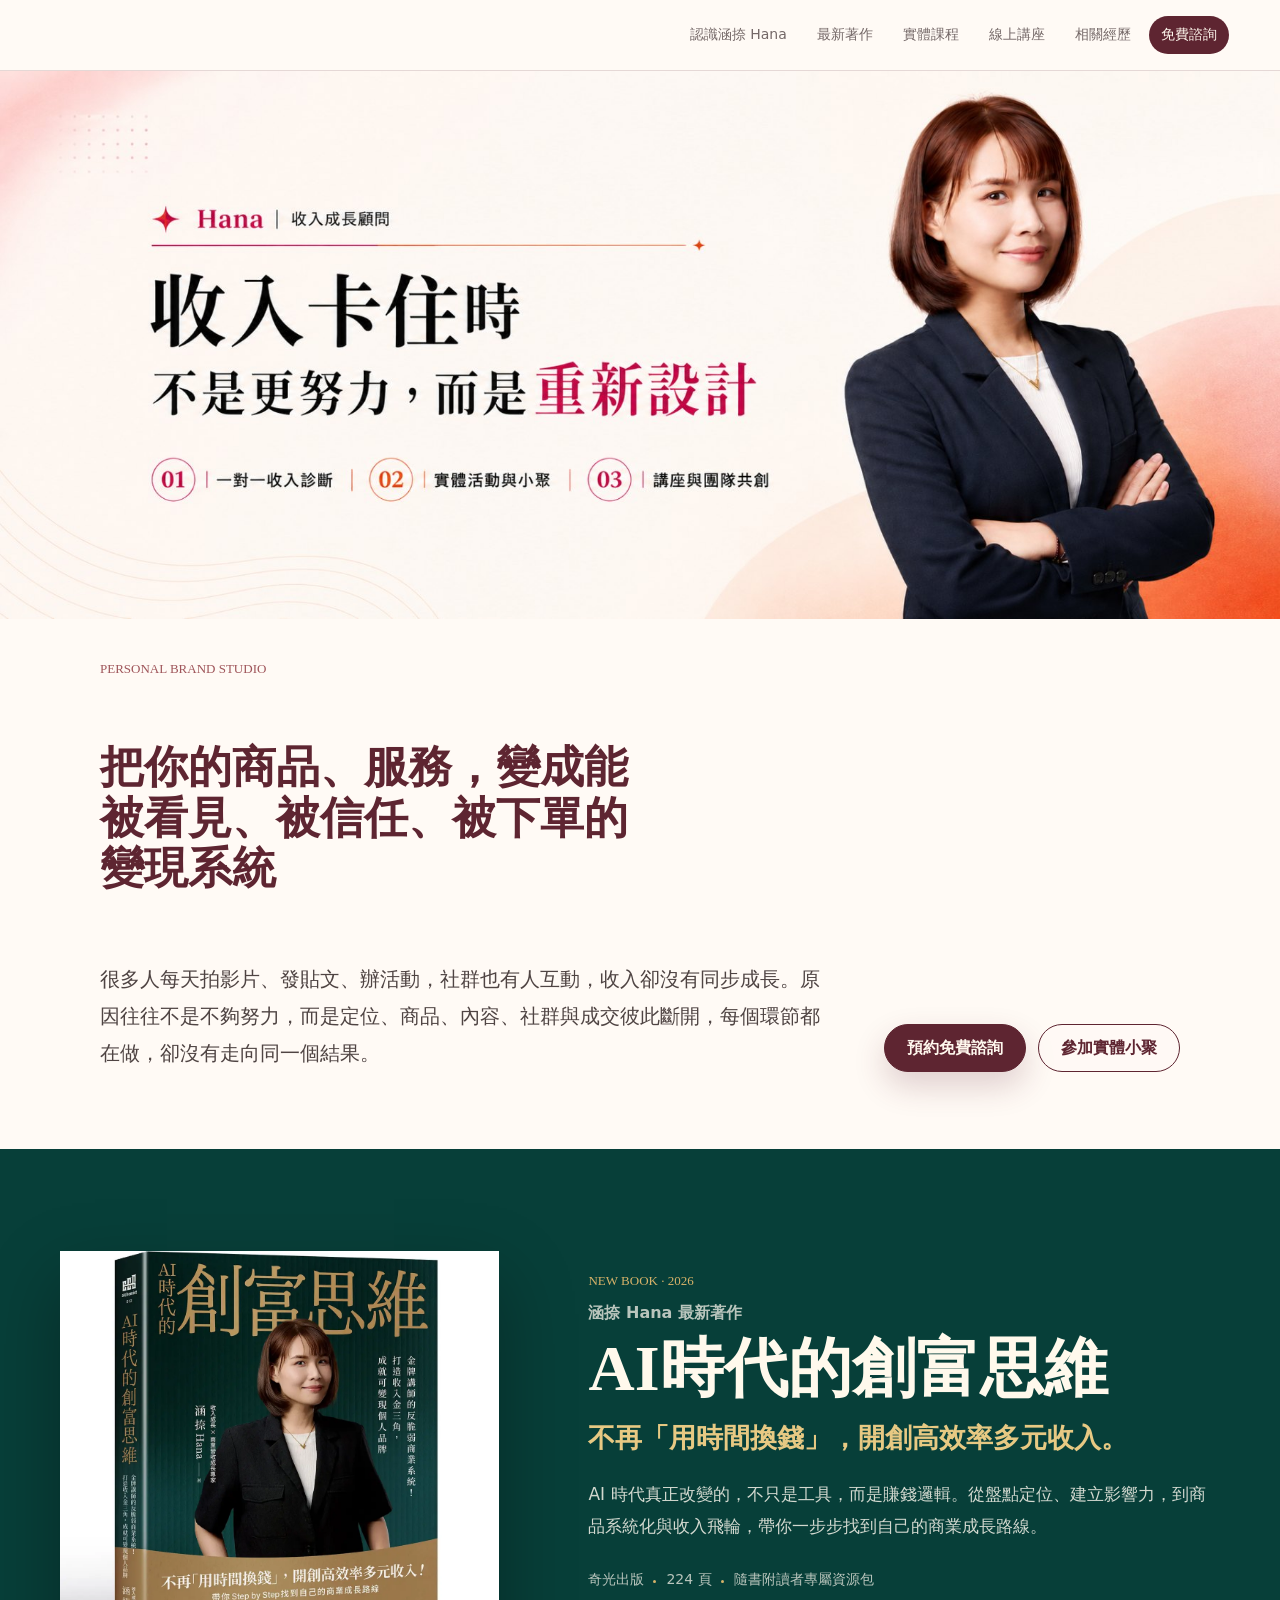
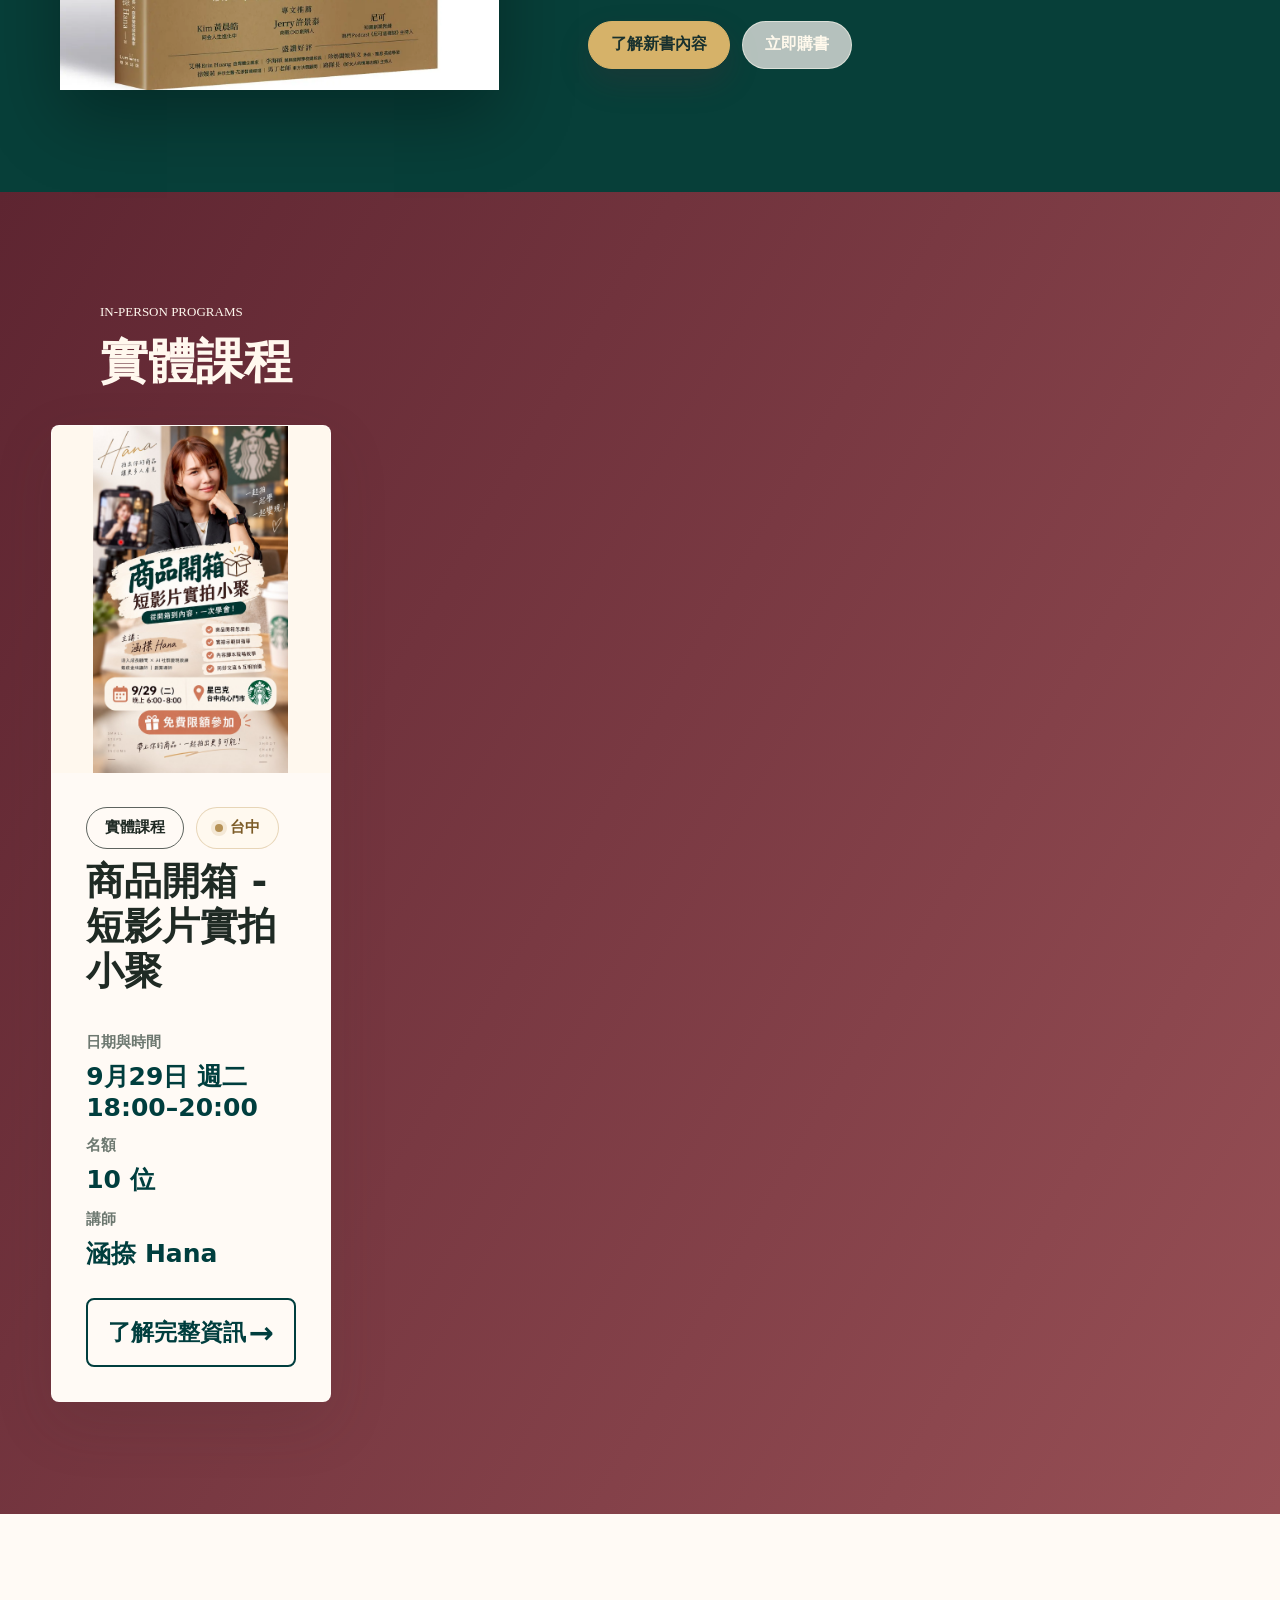
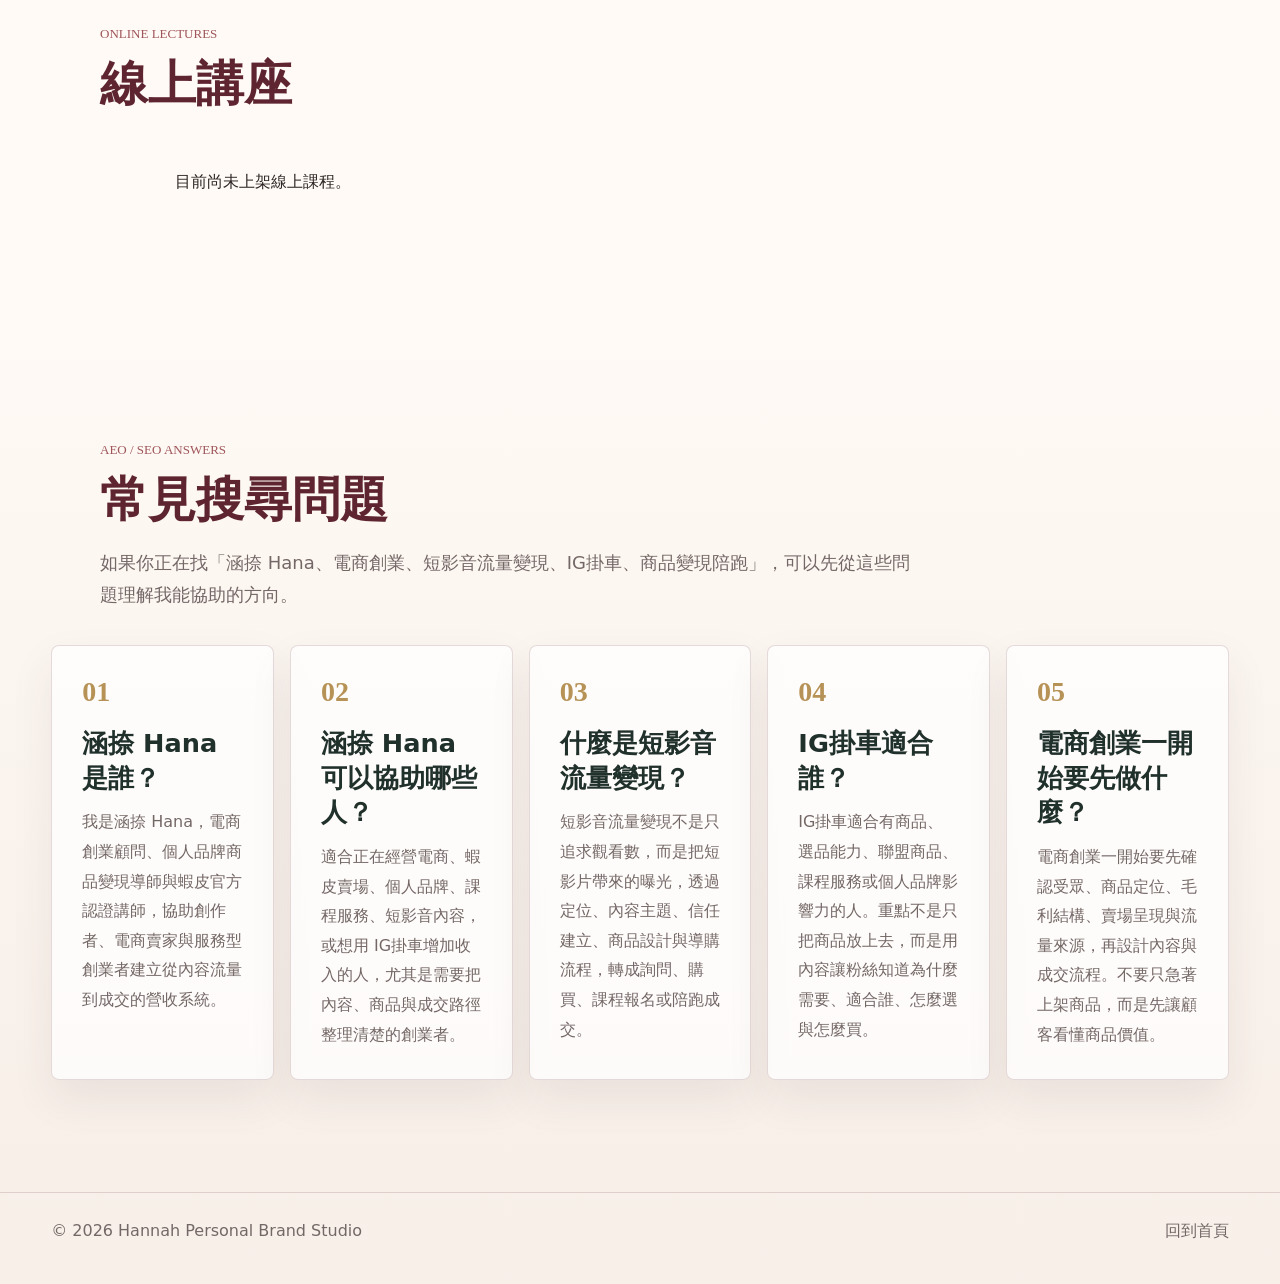
<file: docs/index.html>
<!doctype html>
<html lang="zh-Hant">
  <head>
    <meta charset="utf-8" />
    <meta name="viewport" content="width=device-width, initial-scale=1" />
    <title>涵捺 Hana｜把你的商品、服務，變成能被看見、被信任、被下單的變現系統</title>
    <meta
      name="description"
      content="很多人每天拍影片、發貼文、辦活動，社群也有人互動，收入卻沒有同步成長。原因往往不是不夠努力，而是定位、商品、內容、社群與成交彼此斷開，每個環節都在做，卻沒有走向同一個結果。"
    />
    <meta name="robots" content="index,follow,max-image-preview:large,max-snippet:-1,max-video-preview:-1" />
    <meta name="googlebot" content="index,follow,max-image-preview:large,max-snippet:-1,max-video-preview:-1" />
    <meta name="author" content="涵捺 Hana" />
    <meta
      name="keywords"
      content="涵捺,Hana,涵捺 Hana,AI時代的創富思維,收入成長顧問,多元收入,電商創業,短影音流量變現,IG掛車,商品變現,個人品牌,蝦皮賣場,蝦皮講師,社群變現,女創俱樂部"
    />
    <link rel="canonical" href="https://hana31923.com.tw/" />
    <meta property="og:locale" content="zh_TW" />
    <meta property="og:type" content="website" />
    <meta property="og:site_name" content="涵捺 Hana" />
    <meta property="og:title" content="涵捺 Hana｜把你的商品、服務，變成能被看見、被信任、被下單的變現系統" />
    <meta
      property="og:description"
      content="很多人每天拍影片、發貼文、辦活動，社群也有人互動，收入卻沒有同步成長。原因往往不是不夠努力，而是定位、商品、內容、社群與成交彼此斷開，每個環節都在做，卻沒有走向同一個結果。"
    />
    <meta property="og:url" content="https://hana31923.com.tw/" />
    <meta property="og:image" content="https://hana31923.com.tw/assets/social-preview-home.jpg?v=2026-09-26T15-23-12.717452-00-00-b47db2b5ad76" />
    <meta property="og:image:width" content="1200" />
    <meta property="og:image:height" content="630" />
    <meta property="og:image:type" content="image/jpeg" />
    <meta property="og:image:alt" content="把你的商品、服務，變成能被看見、被信任、被下單的變現系統" />
    <meta name="twitter:card" content="summary_large_image" />
    <meta name="twitter:title" content="涵捺 Hana｜把你的商品、服務，變成能被看見、被信任、被下單的變現系統" />
    <meta
      name="twitter:description"
      content="很多人每天拍影片、發貼文、辦活動，社群也有人互動，收入卻沒有同步成長。原因往往不是不夠努力，而是定位、商品、內容、社群與成交彼此斷開，每個環節都在做，卻沒有走向同一個結果。"
    />
    <meta name="twitter:image" content="https://hana31923.com.tw/assets/social-preview-home.jpg?v=2026-09-26T15-23-12.717452-00-00-b47db2b5ad76" />
    <meta name="theme-color" content="#5e2531" />
    <link rel="icon" type="image/png" sizes="48x48" href="./assets/favicon-48.png" />
    <link rel="icon" type="image/png" sizes="192x192" href="./assets/favicon-192.png" />
    <link rel="apple-touch-icon" sizes="180x180" href="./assets/apple-touch-icon.png" />
    <link rel="stylesheet" href="./styles.css?v=99124b3ad6cd" />
    <script type="application/ld+json">
      {
        "@context": "https://schema.org",
        "@graph": [
          {
            "@type": "WebSite",
            "@id": "https://hana31923.com.tw/#website",
            "url": "https://hana31923.com.tw/",
            "name": "涵捺 Hana",
            "description": "涵捺 Hana 的個人品牌網站，聚焦收入成長、AI 內容策略、社群漏斗、商品變現設計、成交路徑與數據優化。",
            "inLanguage": "zh-Hant-TW",
            "image": "https://hana31923.com.tw/assets/hana-brand-logo-512.png",
            "publisher": { "@id": "https://hana31923.com.tw/#person" },
            "potentialAction": {
              "@type": "SearchAction",
              "target": "https://www.google.com/search?q=site%3Ahana31923.com.tw+{search_term_string}",
              "query-input": "required name=search_term_string"
            }
          },
          {
            "@type": "Person",
            "@id": "https://hana31923.com.tw/#person",
            "name": "涵捺 Hana",
            "alternateName": ["Hana", "涵捺"],
            "url": "https://hana31923.com.tw/",
            "image": "https://hana31923.com.tw/assets/hana-portrait-front.jpeg",
            "jobTitle": "收入成長顧問、商業營收成長專家、個人品牌商品變現導師",
            "knowsAbout": [
              "收入成長顧問",
              "商業營收成長",
              "AI 內容策略",
              "社群漏斗",
              "成交路徑",
              "數據優化",
              "電商創業",
              "短影音流量變現",
              "IG掛車",
              "商品變現",
              "蝦皮賣場經營",
              "個人品牌",
              "社群變現"
            ],
            "description": "涵捺 Hana 協助個人品牌、創業者與中小企業，找出收入停滯原因，建立更穩定、更有效率、可追蹤與可複製的收入成長系統。"
          },
          {
            "@type": "ProfessionalService",
            "@id": "https://hana31923.com.tw/#service",
            "name": "涵捺 Hana 電商創業與商品變現陪跑",
            "url": "https://hana31923.com.tw/",
            "image": "https://hana31923.com.tw/assets/home-banner-hana.png",
            "logo": "https://hana31923.com.tw/assets/hana-brand-logo-512.png",
            "areaServed": "Taiwan",
            "provider": { "@id": "https://hana31923.com.tw/#person" },
            "description": "提供收入成長診斷、AI 內容策略、社群漏斗、商品變現設計、成交路徑、數據優化與個人品牌商品變現相關課程、講座與陪跑服務。",
            "hasOfferCatalog": {
              "@type": "OfferCatalog",
              "name": "涵捺 Hana 服務項目",
              "itemListElement": [
                {
                  "@type": "Offer",
                  "itemOffered": {
                    "@type": "Service",
                    "name": "電商創業陪跑",
                    "description": "協助賣家梳理選品、商品頁、社群內容、蝦皮賣場與成交路徑。"
                  }
                },
                {
                  "@type": "Offer",
                  "itemOffered": {
                    "@type": "Service",
                    "name": "短影音流量變現",
                    "description": "把短影音內容、直播主題與社群流量設計成可被信任、可被詢問、可成交的內容漏斗。"
                  }
                },
                {
                  "@type": "Offer",
                  "itemOffered": {
                    "@type": "Service",
                    "name": "IG掛車與商品變現",
                    "description": "協助創作者與個人品牌規劃 IG 商品掛車、內容導購與收入成長策略。"
                  }
                }
              ]
            }
          },
          {
            "@type": "Book",
            "@id": "https://hana31923.com.tw/#book-ai-wealth",
            "name": "AI時代的創富思維",
            "alternateName": "AI時代的創富思維：金牌講師的反脆弱商業系統！打造收入金三角，成就可變現個人品牌",
            "url": "https://hana31923.com.tw/#book",
            "image": "https://hana31923.com.tw/assets/ai-wealth-book-cover.jpg",
            "isbn": "9786267685907",
            "datePublished": "2026-09-16",
            "inLanguage": "zh-Hant-TW",
            "numberOfPages": 224,
            "bookFormat": "https://schema.org/Paperback",
            "author": { "@id": "https://hana31923.com.tw/#person" },
            "publisher": {
              "@type": "Organization",
              "name": "奇光出版"
            },
            "description": "涵捺 Hana 以 20 年創業經驗與商業實戰，帶讀者把 AI 變成商業分身，建立影響力型、商品型與服務型收入，打造可持續放大的反脆弱收入系統。",
            "offers": {
              "@type": "AggregateOffer",
              "priceCurrency": "TWD",
              "highPrice": "420",
              "offerCount": "6",
              "availability": "https://schema.org/InStock"
            }
          },
          {
            "@type": "FAQPage",
            "@id": "https://hana31923.com.tw/#faq",
            "mainEntity": [
              {
                "@type": "Question",
                "name": "涵捺 Hana 是誰？",
                "acceptedAnswer": {
                  "@type": "Answer",
                  "text": "涵捺 Hana 是電商創業顧問、個人品牌商品變現導師與蝦皮官方認證講師，協助創作者、電商賣家與服務型創業者建立從內容流量到成交的營收系統。"
                }
              },
              {
                "@type": "Question",
                "name": "涵捺 Hana 可以協助哪些人？",
                "acceptedAnswer": {
                  "@type": "Answer",
                  "text": "適合正在經營電商、蝦皮賣場、個人品牌、課程服務、短影音內容或想用 IG掛車增加收入的人，尤其是需要把內容、商品與成交路徑整理清楚的創業者。"
                }
              },
              {
                "@type": "Question",
                "name": "什麼是短影音流量變現？",
                "acceptedAnswer": {
                  "@type": "Answer",
                  "text": "短影音流量變現不是只追求觀看數，而是把短影片帶來的曝光，透過定位、內容主題、信任建立、商品設計與導購流程，轉成詢問、購買、課程報名或陪跑成交。"
                }
              },
              {
                "@type": "Question",
                "name": "IG掛車適合誰？",
                "acceptedAnswer": {
                  "@type": "Answer",
                  "text": "IG掛車適合有商品、選品能力、聯盟商品、課程服務或個人品牌影響力的人。重點不是只把商品放上去，而是用內容讓粉絲知道為什麼需要、適合誰、怎麼選與怎麼買。"
                }
              },
              {
                "@type": "Question",
                "name": "電商創業一開始要先做什麼？",
                "acceptedAnswer": {
                  "@type": "Answer",
                  "text": "電商創業一開始要先確認受眾、商品定位、毛利結構、賣場呈現與流量來源，再設計內容與成交流程。不要只急著上架商品，而是先讓顧客看懂商品價值。"
                }
              }
            ]
          }
        ]
      }
    </script>
  </head>
  <body>
    <header class="site-header">
      <button class="nav-toggle" type="button" aria-label="開啟選單" aria-expanded="false">
        <span></span>
        <span></span>
        <span></span>
      </button>

      <nav class="nav" aria-label="主選單">
        <a href="#about" data-edit="nav.about" data-label="選單：認識涵捺">認識涵捺 Hana</a>
        <a href="#book">最新著作</a>
        <a href="#offline" data-edit="nav.offline" data-label="選單：實體課程">實體課程</a>
        <a href="#online" data-edit="nav.online" data-label="選單：線上講座">線上講座</a>
        <a href="#experience" data-edit="nav.experience" data-label="選單：相關經歷">相關經歷</a>
        <a class="nav-cta" href="#consult" data-edit="nav.consult" data-label="選單：免費諮詢">免費諮詢</a>
      </nav>
    </header>

    <main id="home">
      <section class="hero home-section" aria-label="首頁 Banner">
        <div class="hero-media">
          <img
            src="./assets/home-banner-hana.png"
            alt="涵捺個人品牌首頁主視覺"
            data-edit-image="hero.image"
            data-label="首頁 Banner 圖片"
          />
        </div>
        <div class="hero-copy">
          <p class="eyebrow" data-edit="hero.eyebrow" data-label="首頁小標">Personal Brand Studio</p>
          <h1 data-edit="hero.title" data-label="首頁主標">把你的專業，長成能被看見、被信任、被選擇的個人 IP。</h1>
          <p data-edit="hero.body" data-label="首頁說明">
            陪伴女性創作者、講師與服務型創業者，梳理定位、內容、課程與成交路徑，讓個人品牌不只是漂亮，而是能穩定推進事業。
          </p>
          <div class="hero-actions">
            <a class="button primary" href="#consult" data-edit="hero.primaryCta" data-edit-link="hero.primaryLink" data-label="首頁主按鈕">預約免費諮詢</a>
            <a class="button ghost" href="#offline" data-edit="hero.secondaryCta" data-edit-link="hero.secondaryLink" data-label="首頁次按鈕">查看課程</a>
          </div>
        </div>
      </section>

      <section class="book-feature home-section" aria-labelledby="book-feature-title">
        <div class="book-feature__visual">
          <img src="./assets/ai-wealth-book-cover.jpg" alt="涵捺 Hana 新書 AI時代的創富思維封面" />
        </div>
        <div class="book-feature__copy">
          <p class="eyebrow">New Book · 2026</p>
          <p class="book-feature__kicker">涵捺 Hana 最新著作</p>
          <h2 id="book-feature-title">AI時代的創富思維</h2>
          <p class="book-feature__tagline">不再「用時間換錢」，開創高效率多元收入。</p>
          <p>
            AI 時代真正改變的，不只是工具，而是賺錢邏輯。從盤點定位、建立影響力，到商品系統化與收入飛輪，帶你一步步找到自己的商業成長路線。
          </p>
          <div class="book-feature__facts" aria-label="書籍資訊">
            <span>奇光出版</span>
            <span>224 頁</span>
            <span>隨書附讀者專屬資源包</span>
          </div>
          <div class="hero-actions">
            <a class="button primary" href="#book">了解新書內容</a>
            <a class="button ghost" href="https://bookstw.link/9kxgpu" target="_blank" rel="noopener noreferrer">立即購書</a>
          </div>
        </div>
      </section>

      <section id="about" class="section about-section page-section">
        <div class="about-hero">
          <div>
            <p class="eyebrow" data-edit="about.eyebrow" data-label="認識涵捺小標">About Hana</p>
            <h2 data-edit="about.title" data-label="認識涵捺標題">收入成長顧問&#10;涵捺 Hana</h2>
            <p class="lead" data-edit="about.body" data-label="認識涵捺價值主張">
              擁有 20 年創業經歷與 10 年以上電商行銷實戰，協助品牌與創業者從商業定位、商品設計、內容流量到社群轉換，導入 AI 與數據思維，降低試錯成本，建立可複製的營收成長模式。
            </p>
          </div>
          <div class="about-visual">
            <img
              src="./assets/hana-portrait-front.jpeg"
              alt="涵捺 Hana 形象照"
              data-edit-image="about.image"
              data-label="認識涵捺形象照"
            />
            <div class="about-badges">
              <span data-edit="about.badge1" data-label="認識涵捺亮點 1">20 年創業經歷</span>
              <span data-edit="about.badge2" data-label="認識涵捺亮點 2">10+ 年電商實戰</span>
              <span data-edit="about.badge3" data-label="認識涵捺亮點 3">蝦皮官方認證講師</span>
              <span data-edit="about.badge4" data-label="認識涵捺亮點 4">個人品牌商品變現導師</span>
            </div>
          </div>
        </div>

        <div class="about-specialties">
          <div class="section-heading compact-heading">
            <p class="eyebrow" data-edit="about.specialtyEyebrow" data-label="核心專業小標">Core Expertise</p>
            <h3 data-edit="about.specialtyTitle" data-label="核心專業標題">核心專業領域</h3>
            <p data-edit="about.specialtyIntro" data-label="核心專業說明">專注於四大維度，全方位提升品牌競爭力。</p>
          </div>
          <div class="expertise-grid">
            <article>
              <span>01</span>
              <h4 data-edit="about.expertise1.title" data-label="專業 1 標題">電商與品牌經營</h4>
              <p data-edit="about.expertise1.body" data-label="專業 1 內文">
                從 <mark>品牌定位</mark>、產品線規劃、價格策略到 <mark>銷售漏斗</mark>，協助你把「賣產品」升級成「經營品牌資產」，讓流量、內容與成交有清楚路徑。
              </p>
              <ul>
                <li data-edit="about.expertise1.point1" data-label="專業 1 重點 A">品牌定位策略</li>
                <li data-edit="about.expertise1.point2" data-label="專業 1 重點 B">商品線規劃</li>
                <li data-edit="about.expertise1.point3" data-label="專業 1 重點 C">轉換率優化</li>
              </ul>
            </article>
            <article>
              <span>02</span>
              <h4 data-edit="about.expertise2.title" data-label="專業 2 標題">蝦皮賣場實戰</h4>
              <p data-edit="about.expertise2.body" data-label="專業 2 內文">
                以官方認證講師的實戰方法，拆解 <mark>後台數據</mark>、關鍵字廣告、商品頁優化與活動節奏，讓廣告預算不只是曝光，而能帶動 <mark>ROI</mark>、客單價與穩定成交。
              </p>
              <ul>
                <li data-edit="about.expertise2.point1" data-label="專業 2 重點 A">關鍵字廣告布局</li>
                <li data-edit="about.expertise2.point2" data-label="專業 2 重點 B">商品頁優化</li>
                <li data-edit="about.expertise2.point3" data-label="專業 2 重點 C">後台數據解析</li>
              </ul>
            </article>
            <article>
              <span>03</span>
              <h4 data-edit="about.expertise3.title" data-label="專業 3 標題">商品變現設計</h4>
              <p data-edit="about.expertise3.body" data-label="專業 3 內文">
                不只是做出商品，而是設計 <mark>可被理解、可被購買、可被續購</mark> 的方案。從低門檻入口到高價服務，建立高毛利結構與可複製收入模型。
              </p>
              <ul>
                <li data-edit="about.expertise3.point1" data-label="專業 3 重點 A">可複製方案設計</li>
                <li data-edit="about.expertise3.point2" data-label="專業 3 重點 B">獲利結構優化</li>
                <li data-edit="about.expertise3.point3" data-label="專業 3 重點 C">續購模型規劃</li>
              </ul>
            </article>
            <article>
              <span>04</span>
              <h4 data-edit="about.expertise4.title" data-label="專業 4 標題">社群變現與斜槓</h4>
              <p data-edit="about.expertise4.body" data-label="專業 4 內文">
                整合社群平台、內容主題與私域工具，打造從 <mark>被看見</mark>、被信任到 <mark>願意購買</mark> 的流量閉環，讓斜槓不只是曝光，而是能穩定創造收入。
              </p>
              <ul>
                <li data-edit="about.expertise4.point1" data-label="專業 4 重點 A">內容漏斗策略</li>
                <li data-edit="about.expertise4.point2" data-label="專業 4 重點 B">多元收入佈局</li>
                <li data-edit="about.expertise4.point3" data-label="專業 4 重點 C">私域名單經營</li>
              </ul>
            </article>
          </div>
        </div>

        <div class="about-story">
          <div>
            <p class="eyebrow" data-edit="about.storyEyebrow" data-label="關於我小標">About Me</p>
            <h3 data-edit="about.storyTitle" data-label="關於我標題">用 AI 放大影響力，&#10;用社群創造成交，&#10;把收入成長做成可複製的系統。</h3>
          </div>
          <div class="about-story__body">
            <p data-edit="about.story1" data-label="關於我段落 1">
              我是涵捺 Hana，收入成長顧問 × 商業營收成長專家，擁有 20 年創業經歷與 10 年以上電商、行銷實戰經驗。從品牌經營、商品銷售、社群流量到團隊營運，我專注協助個人品牌、創業者與中小企業，找出收入停滯的真正原因，建立更穩定、更有效率的成長路徑。
            </p>
            <p data-edit="about.story2" data-label="關於我段落 2">
              我的顧問與培訓涵蓋 AI 內容策略、社群漏斗、商品變現設計、成交路徑與數據優化。我協助你把工具串成一套完整的商業流程，讓每一則內容、每一次社群互動，都能更接近名單、成交與回購。
            </p>
            <p data-edit="about.story3" data-label="關於我段落 3">
              我相信，真正的收入成長，不是讓自己變得更忙，也不是只靠一支爆紅影片，而是找到對的定位、設計對的商品，並讓內容、社群、AI 與團隊資源彼此放大。若你正面臨流量不穩、社群有人卻無法成交，或想建立穩定的第二收入，我會陪你重新盤點現有資源，把流量變成信任、把信任變成成交，打造一套屬於你、可以追蹤、可以優化、也可以複製的收入成長系統。
            </p>
            <a class="button primary" href="#consult" data-edit="about.cta" data-label="認識涵捺按鈕">預約收入成長診斷</a>
          </div>
        </div>
      </section>

      <section id="book" class="book-page page-section" aria-labelledby="book-page-title">
        <div class="book-page__hero">
          <div class="book-page__cover">
            <img src="./assets/ai-wealth-book-cover.jpg" alt="AI時代的創富思維立體書封" />
          </div>
          <div class="book-page__intro">
            <a class="back-link" href="#home">← 回首頁</a>
            <p class="eyebrow">Hana's New Book</p>
            <p class="book-page__label">收入成長顧問 涵捺 Hana 最新著作</p>
            <h1 id="book-page-title">AI時代的<br />創富思維</h1>
            <p class="book-page__subtitle">金牌講師的反脆弱商業系統！打造收入金三角，成就可變現個人品牌</p>
            <p class="book-page__lead">
              AI 時代處境最危險的人，不是不會用工具的人，而是一直很努力、卻只能用時間換錢的人。這本書陪你重新整理專業、經驗與市場需求，把 AI 變成商業分身，建立能持續放大的多元收入系統。
            </p>
            <dl class="book-page__meta">
              <div><dt>作者</dt><dd>涵捺 Hana</dd></div>
              <div><dt>出版社</dt><dd>奇光出版</dd></div>
              <div><dt>出版日期</dt><dd>2026 / 09 / 16</dd></div>
              <div><dt>定價</dt><dd>NT$ 420</dd></div>
              <div><dt>ISBN</dt><dd>978-626-7685-90-7</dd></div>
            </dl>
          </div>
        </div>

        <div class="book-problem-band">
          <div class="book-section-heading">
            <p class="eyebrow">Is This You?</p>
            <h2>你是否也陷入了「無效努力」？</h2>
          </div>
          <div class="book-problem-list">
            <p><span>01</span>空有專業技能，卻只能被市場比價、低價接案？</p>
            <p><span>02</span>每天發文、拍短影音，流量看似增加，卻不知道怎麼成交？</p>
            <p><span>03</span>經營電商賣場，被上架、客服與出貨追著跑，利潤卻越來越薄？</p>
          </div>
        </div>

        <section class="book-system-section" aria-labelledby="book-system-title">
          <div class="book-section-heading">
            <p class="eyebrow">The Income Triangle</p>
            <h2 id="book-system-title">把一個人的能力，變成彼此加乘的收入金三角</h2>
            <p>不是多做三份工作，而是讓內容建立信任、商品承接需求、服務放大價值。</p>
          </div>
          <div class="book-income-grid">
            <article>
              <span>01</span>
              <h3>影響力型收入</h3>
              <p>用內容與觀點建立信任，讓市場看懂你的價值。</p>
            </article>
            <article>
              <span>02</span>
              <h3>商品型收入</h3>
              <p>把解決方案做成能重複銷售、持續工作的產品。</p>
            </article>
            <article>
              <span>03</span>
              <h3>服務型收入</h3>
              <p>從單純出售工時，升級為高價值的診斷、陪伴與結果設計。</p>
            </article>
          </div>
        </section>

        <section class="book-roadmap-section" aria-labelledby="book-roadmap-title">
          <div class="book-section-heading">
            <p class="eyebrow">12-Month Roadmap</p>
            <h2 id="book-roadmap-title">不是財富神話，而是一條可以開始行動的路線</h2>
          </div>
          <ol class="book-roadmap">
            <li><span>1–3 個月</span><strong>盤點定位</strong><p>整理經驗、能力與市場願意付費的問題。</p></li>
            <li><span>4–6 個月</span><strong>建立影響力</strong><p>讓內容持續累積看見、信任與機會。</p></li>
            <li><span>7–9 個月</span><strong>產品與系統化</strong><p>設計商品、服務與能被重複執行的流程。</p></li>
            <li><span>10–12 個月</span><strong>飛輪擴張</strong><p>讓收入來源彼此加乘，逐步拿回人生選擇權。</p></li>
          </ol>
        </section>

        <section class="book-chapters-section" aria-labelledby="book-chapters-title">
          <div class="book-section-heading">
            <p class="eyebrow">Inside the Book</p>
            <h2 id="book-chapters-title">六個階段，重新設計你的賺錢邏輯</h2>
          </div>
          <div class="book-chapter-grid">
            <article>
              <img src="./assets/book-chapter-01.jpg" alt="從時間換錢走向價值放大的原創插畫" />
              <div><span>Chapter 01</span><h3>重寫賺錢邏輯</h3><p>看懂 AI 帶來的商業變化，從時間換錢走向價值放大。</p></div>
            </article>
            <article>
              <img src="./assets/book-chapter-02.jpg" alt="能力轉化為市場價值的原創插畫" />
              <div><span>Chapter 02</span><h3>找到市場願意付費的價值</h3><p>把你的經驗與能力，轉化成真正能解決問題的商品。</p></div>
            </article>
            <article>
              <img src="./assets/book-chapter-03.jpg" alt="人與 AI 商業分身協作的原創插畫" />
              <div><span>Chapter 03</span><h3>打造你的 AI 商業分身</h3><p>讓 AI 協助內容、生產與決策，放大一個人的影響力。</p></div>
            </article>
            <article>
              <img src="./assets/book-chapter-04.jpg" alt="多元收入匯流的原創插畫" />
              <div><span>Chapter 04</span><h3>建立多元收入模型</h3><p>從專業、商品到影響力，組合更穩定的收入來源。</p></div>
            </article>
            <article>
              <img src="./assets/book-chapter-05.jpg" alt="工作流程成為成長系統的原創插畫" />
              <div><span>Chapter 05</span><h3>讓收入成為系統</h3><p>用流程與數據取代意志力，打造可以持續運轉的成長機制。</p></div>
            </article>
            <article>
              <img src="./assets/book-chapter-06.jpg" alt="面向未來選擇權的原創插畫" />
              <div><span>Chapter 06</span><h3>成為不怕未來的人</h3><p>累積選擇權與行動力，讓變動成為下一次成長的起點。</p></div>
            </article>
          </div>
        </section>

        <section class="book-proof-section" aria-labelledby="book-proof-title">
          <div class="book-proof-section__gallery">
            <img src="./assets/ai-wealth-book-display.jpg" alt="AI時代的創富思維實體書陳列" />
            <img src="./assets/ai-wealth-book-eslite.jpg" alt="AI時代的創富思維於誠品書店上架" />
          </div>
          <div class="book-proof-section__copy">
            <p class="eyebrow">Now in Bookstores</p>
            <h2 id="book-proof-title">新書已正式出版，實體與網路通路皆可選購</h2>
            <p>
              從服飾擺攤、寵物電商、保養美業到個人 IP 操盤，Hana 把 20 年創業經驗與輔導上千位學員的商業觀察，整理成一套能夠盤點、執行與持續優化的創富系統。
            </p>
            <ul>
              <li>2024 蝦皮官方金牌講師</li>
              <li>20 年創業經歷、10 年以上電商實戰</li>
              <li>收入成長顧問 × 商業營收成長專家</li>
              <li>隨書附贈讀者專屬資源包</li>
            </ul>
          </div>
        </section>

        <section class="book-launch-section" aria-labelledby="book-launch-title">
          <img src="./assets/ai-wealth-book-launch.jpg" alt="AI時代的創富思維新書發表會活動資訊" />
          <div>
            <p class="eyebrow">Book Launch Events</p>
            <h2 id="book-launch-title">新書發表會</h2>
            <p>一起談思維升級、收入升級與人生升級，從「時間換錢」走向屬於自己的創富路線。</p>
            <div class="book-launch-events">
              <article><span>10.2 週五 · 19:30–20:30</span><strong>博客來書店・書藝聚場</strong><p>臺北市信義區松高路 11 號 6F</p></article>
              <article><span>11.7 週六 · 14:30–15:30</span><strong>誠品生活 480・5F 書店 FORUM</strong><p>臺中市西屯區市政路 480 號 5F</p></article>
            </div>
          </div>
        </section>

        <section id="book-stores" class="book-stores-section" aria-labelledby="book-stores-title">
          <div class="book-section-heading">
            <p class="eyebrow">Buy the Book</p>
            <h2 id="book-stores-title">選擇你習慣的購書通路</h2>
            <p>各通路售價與到貨時間依通路頁面顯示為準。</p>
          </div>
          <div class="book-store-links">
            <a href="https://bookstw.link/9kxgpu" target="_blank" rel="noopener noreferrer"><span>博客來</span><strong>前往購買 →</strong></a>
            <a href="https://pse.is/9kxgq5" target="_blank" rel="noopener noreferrer"><span>誠品</span><strong>前往購買 →</strong></a>
            <a href="https://pse.is/9kxgqk" target="_blank" rel="noopener noreferrer"><span>金石堂</span><strong>前往購買 →</strong></a>
            <a href="https://pse.is/9kxgqz" target="_blank" rel="noopener noreferrer"><span>Momo</span><strong>前往購買 →</strong></a>
            <a href="https://www.bookrep.com.tw/?at=bookcontent&amp;cl=book&amp;id=21915&amp;md=gwindex" target="_blank" rel="noopener noreferrer"><span>讀書共和國</span><strong>前往購買 →</strong></a>
            <a href="https://www.sanmin.com.tw/product/index/015794964" target="_blank" rel="noopener noreferrer"><span>三民書局</span><strong>前往購買 →</strong></a>
          </div>
        </section>

        <section class="book-closing-section">
          <p class="eyebrow">Start from Here</p>
          <h2>你不是沒有價值，只是還沒有把自己放在對的位置。</h2>
          <p>從翻開這本書開始，重新整理你的經驗、影響力與收入選擇。</p>
        </section>
      </section>

      <section id="offline" class="section course-band home-section page-section">
        <div class="section-heading">
          <p class="eyebrow" data-edit="offline.eyebrow" data-label="實體課程小標">In-Person Programs</p>
          <h2 data-edit="offline.title" data-label="實體課程標題">實體課程</h2>
        </div>
        <div class="event-showcase" id="offlineCourseList">
          <div class="empty-state course-empty">目前尚未上架實體課程。</div>
        </div>
      </section>

      <section id="course-detail" class="section course-detail-section page-section">
        <a class="back-link" href="#offline">← 回活動列表</a>
        <div class="course-detail-host" id="courseDetail"></div>
      </section>

      <section id="online" class="section online-section home-section page-section">
        <div class="section-heading">
          <p class="eyebrow" data-edit="online.eyebrow" data-label="線上講座小標">Online Lectures</p>
          <h2 data-edit="online.title" data-label="線上講座標題">線上講座</h2>
        </div>
        <div class="lecture-list" id="onlineCourseList">
          <div class="empty-state course-empty">目前尚未上架線上課程。</div>
        </div>
      </section>

      <section id="online-course-detail" class="section online-detail-section page-section">
        <a class="back-link" href="#online">← 回線上講座</a>
        <div class="course-detail-host online-detail-layout" id="onlineCourseDetail"></div>
      </section>

      <section id="experience" class="section experience-section page-section">
        <div class="experience-hero">
          <p class="eyebrow" data-edit="experience.eyebrow" data-label="相關經歷小標">Experience & Achievements</p>
          <h2 data-edit="experience.title" data-label="相關經歷標題">相關經歷與成功案例</h2>
          <p class="lead" data-edit="experience.subtitle" data-label="相關經歷副標">創業培訓｜電商營運｜品牌顧問</p>
          <div class="achievement-strip">
            <span data-edit="experience.metric1" data-label="經歷數字 1">超過 20 年創業歷程</span>
            <span data-edit="experience.metric2" data-label="經歷數字 2">4 個線上事業</span>
            <span data-edit="experience.metric3" data-label="經歷數字 3">1000+ 創業學員</span>
            <span data-edit="experience.metric4" data-label="經歷數字 4">個人品牌商品變現導師</span>
          </div>
        </div>

        <div class="credential-grid" id="experienceCredentialGrid">
          <div class="empty-state course-empty">目前尚未新增相關經歷。</div>
        </div>

        <div class="case-section">
          <div class="section-heading compact-heading">
            <p class="eyebrow" data-edit="experience.caseEyebrow" data-label="案例小標">Success Cases</p>
            <h3 data-edit="experience.caseTitle" data-label="案例標題">學員與品牌成長案例</h3>
          </div>
          <div class="case-grid" id="testimonialGrid">
            <div class="empty-state course-empty">目前尚未新增見證案例。</div>
          </div>
        </div>
      </section>

      <section class="section seo-faq-section home-section" aria-labelledby="seo-faq-title">
        <div class="section-heading">
          <p class="eyebrow">AEO / SEO Answers</p>
          <h2 id="seo-faq-title">常見搜尋問題</h2>
          <p>
            如果你正在找「涵捺 Hana、電商創業、短影音流量變現、IG掛車、商品變現陪跑」，可以先從這些問題理解我能協助的方向。
          </p>
        </div>
        <div class="seo-faq-grid">
          <article>
            <span>01</span>
            <h3>涵捺 Hana 是誰？</h3>
            <p>我是涵捺 Hana，電商創業顧問、個人品牌商品變現導師與蝦皮官方認證講師，協助創作者、電商賣家與服務型創業者建立從內容流量到成交的營收系統。</p>
          </article>
          <article>
            <span>02</span>
            <h3>涵捺 Hana 可以協助哪些人？</h3>
            <p>適合正在經營電商、蝦皮賣場、個人品牌、課程服務、短影音內容，或想用 IG掛車增加收入的人，尤其是需要把內容、商品與成交路徑整理清楚的創業者。</p>
          </article>
          <article>
            <span>03</span>
            <h3>什麼是短影音流量變現？</h3>
            <p>短影音流量變現不是只追求觀看數，而是把短影片帶來的曝光，透過定位、內容主題、信任建立、商品設計與導購流程，轉成詢問、購買、課程報名或陪跑成交。</p>
          </article>
          <article>
            <span>04</span>
            <h3>IG掛車適合誰？</h3>
            <p>IG掛車適合有商品、選品能力、聯盟商品、課程服務或個人品牌影響力的人。重點不是只把商品放上去，而是用內容讓粉絲知道為什麼需要、適合誰、怎麼選與怎麼買。</p>
          </article>
          <article>
            <span>05</span>
            <h3>電商創業一開始要先做什麼？</h3>
            <p>電商創業一開始要先確認受眾、商品定位、毛利結構、賣場呈現與流量來源，再設計內容與成交流程。不要只急著上架商品，而是先讓顧客看懂商品價值。</p>
          </article>
        </div>
      </section>

      <section id="consult" class="consult-section page-section">
        <div>
          <p class="eyebrow" data-edit="consult.eyebrow" data-label="免費諮詢小標">Free Consultation</p>
          <h2 data-edit="consult.title" data-label="免費諮詢標題">先聊聊你的品牌現在卡在哪裡。</h2>
          <p data-edit="consult.body" data-label="免費諮詢內文">留下你的需求，我們會一起判斷最適合的下一步：課程、講座、陪跑，或先整理你的定位。</p>
        </div>
        <a
          class="button primary"
          href="https://lin.ee/vWLdVom"
          target="_blank"
          rel="noopener noreferrer"
          data-edit="consult.cta"
          data-edit-link="consult.link"
          data-label="免費諮詢按鈕"
        >預約免費諮詢</a>
      </section>

    </main>

    <footer class="site-footer">
      <p data-edit="footer.copyright" data-label="頁尾版權">© 2026 Hannah Personal Brand Studio</p>
      <div class="footer-links">
        <a href="#home" data-edit="footer.backTop" data-label="頁尾回首頁">回到首頁</a>
      </div>
    </footer>

    <script src="./recovered-data.js?v=151664dd0eb6"></script>
    <script src="./published-data.js?v=2026-09-26T15-23-12.717452-00-00"></script>
    <script src="./registration-public-config.js?v=dfe644c05020"></script>
    <script src="./script.js?v=1b8df4b91817"></script>
  </body>
</html>
</file>
<file: docs/styles.css>
:root {
  color-scheme: light;
  --ink: #2d2525;
  --muted: #746867;
  --paper: #fffaf5;
  --porcelain: #f7efe8;
  --rose: #c98b89;
  --rose-dark: #9f555a;
  --wine: #5e2531;
  --moss: #5d6650;
  --gold: #b69256;
  --line: rgba(94, 37, 49, 0.16);
  --shadow: 0 22px 60px rgba(65, 42, 45, 0.14);
  --radius: 8px;
  font-family: "Noto Sans TC", "PingFang TC", "Microsoft JhengHei", system-ui, sans-serif;
}

* {
  box-sizing: border-box;
}

html {
  scroll-behavior: smooth;
}

body {
  margin: 0;
  background:
    linear-gradient(180deg, rgba(255, 250, 245, 0.96), rgba(247, 239, 232, 0.96)),
    repeating-linear-gradient(90deg, rgba(182, 146, 86, 0.06) 0 1px, transparent 1px 96px);
  color: var(--ink);
}

a {
  color: inherit;
  text-decoration: none;
}

img {
  display: block;
  max-width: 100%;
}

.page-section,
.page-section:not(.is-active-page),
body:not(.page-view) .page-section {
  display: none;
}

body.page-view .home-section {
  display: none;
}

body:not(.page-view) .home-section.page-section {
  display: block;
}

body.page-view .page-section.is-active-page {
  display: block;
}

body.page-view .consult-section.is-active-page {
  display: flex;
}

.site-header {
  position: sticky;
  top: 0;
  z-index: 20;
  display: flex;
  align-items: center;
  justify-content: flex-end;
  gap: 24px;
  padding: 16px clamp(18px, 4vw, 56px);
  border-bottom: 1px solid var(--line);
  background: rgba(255, 250, 245, 0.88);
  backdrop-filter: blur(18px);
}

.nav {
  display: flex;
  align-items: center;
  justify-content: flex-end;
  gap: 6px;
  color: var(--muted);
  font-size: 14px;
}

.nav a {
  border-radius: 999px;
  padding: 10px 12px;
  transition: color 0.2s ease, background 0.2s ease;
  white-space: nowrap;
}

.nav a:hover {
  background: rgba(201, 139, 137, 0.14);
  color: var(--wine);
}

.nav .nav-cta {
  background: var(--wine);
  color: #fff8ee;
}

.nav-toggle {
  display: none;
  width: 42px;
  height: 42px;
  border: 1px solid var(--line);
  border-radius: 50%;
  background: transparent;
  padding: 10px;
}

.nav-toggle span {
  display: block;
  height: 2px;
  margin: 5px 0;
  background: var(--wine);
}

.hero {
  position: relative;
  min-height: auto;
  display: grid;
  align-items: start;
  padding: 0 0 clamp(44px, 6vw, 78px);
  overflow: hidden;
  background: var(--paper);
}

.hero-media {
  position: relative;
  width: 100%;
  overflow: hidden;
  background: #f3e5d4;
}

.hero-media::after {
  content: none;
}

.hero-media img {
  display: block;
  width: 100%;
  height: auto;
  min-height: 0;
  object-fit: contain;
  object-position: center top;
}

.hero-copy {
  width: min(1080px, calc(100% - 44px));
  display: grid;
  grid-template-columns: minmax(0, 1fr) auto;
  gap: clamp(20px, 4vw, 52px);
  align-items: end;
  margin: clamp(24px, 4vw, 42px) auto 0;
  padding: 0;
  border: 0;
  border-radius: 0;
  background: transparent;
  box-shadow: none;
}

.hero-copy .eyebrow,
.hero-copy h1,
.hero-copy > p:not(.eyebrow) {
  grid-column: 1;
}

.hero-copy h1 {
  max-width: 13em;
  margin-bottom: 16px;
  font-size: clamp(30px, 3.4vw, 44px);
}

.hero-copy > p:not(.eyebrow) {
  max-width: 780px;
  margin-bottom: 0;
}

.hero-copy .hero-actions {
  grid-column: 2;
  grid-row: 2 / 4;
  align-self: end;
  margin-top: 0;
}

.eyebrow {
  margin: 0 0 14px;
  color: var(--rose-dark);
  font-family: Georgia, serif;
  font-size: 13px;
  letter-spacing: 0;
  text-transform: uppercase;
}

h1,
h2,
h3,
p {
  margin-top: 0;
}

h1,
h2 {
  font-family: "Noto Serif TC", "Songti TC", Georgia, serif;
  letter-spacing: 0;
}

h1 {
  max-width: 11em;
  margin-bottom: 22px;
  color: var(--wine);
  font-size: clamp(32px, 4vw, 48px);
  line-height: 1.16;
}

h2 {
  margin-bottom: 0;
  color: var(--wine);
  font-size: clamp(30px, 4vw, 48px);
  line-height: 1.18;
}

h3 {
  margin-bottom: 12px;
  color: var(--wine);
  font-size: 22px;
  line-height: 1.35;
}

.hero-copy p:not(.eyebrow),
.lead {
  color: #4f4443;
  font-size: clamp(17px, 2vw, 20px);
  line-height: 1.85;
}

.hero-actions {
  display: flex;
  flex-wrap: wrap;
  gap: 12px;
  margin-top: 32px;
}

.button {
  display: inline-flex;
  align-items: center;
  justify-content: center;
  min-height: 48px;
  border: 1px solid var(--wine);
  border-radius: 999px;
  padding: 12px 22px;
  font-weight: 700;
  cursor: pointer;
}

.button.primary {
  background: var(--wine);
  color: #fff8ee;
  box-shadow: 0 14px 32px rgba(94, 37, 49, 0.2);
}

.button:disabled {
  opacity: 0.48;
  cursor: not-allowed;
  box-shadow: none;
}

.registration-form .button.primary,
.course-settings-form .button.primary,
.settings-login .button.primary {
  border-color: #003e3e;
  border-radius: var(--radius);
  background: #003e3e;
  color: #fff;
  box-shadow: none;
  font-weight: 800;
}

.registration-form .button.primary:disabled,
.registration-form .button.primary[aria-disabled="true"],
.registration-form .button.primary.is-submitting {
  cursor: wait;
  opacity: 0.72;
}

.button.ghost {
  background: rgba(255, 250, 245, 0.7);
  color: var(--wine);
}

.section {
  padding: clamp(66px, 9vw, 112px) clamp(18px, 4vw, 56px);
}

.section-heading {
  width: min(1080px, 100%);
  margin: 0 auto 34px;
}

.about-section,
.online-section {
  background: var(--paper);
}

.about-hero,
.about-specialties,
.about-story {
  width: min(1080px, 100%);
  margin: 0 auto;
}

.about-hero {
  display: grid;
  grid-template-columns: minmax(0, 1.2fr) minmax(280px, 0.8fr);
  gap: clamp(28px, 5vw, 58px);
  align-items: center;
  min-height: calc(100svh - 180px);
}

.about-hero h2 {
  font-size: clamp(46px, 7vw, 82px);
  white-space: pre-line;
}

.about-visual {
  position: relative;
  display: grid;
  justify-items: end;
}

.about-visual img {
  width: min(420px, 100%);
  margin-left: auto;
  aspect-ratio: 4 / 5;
  border-radius: var(--radius);
  object-fit: cover;
  object-position: center top;
  box-shadow: var(--shadow);
}

.about-badges {
  display: grid;
  grid-template-columns: repeat(2, minmax(0, 1fr));
  gap: 10px 12px;
  width: min(480px, 100%);
  margin: 16px 0 0 auto;
}

.about-badges span {
  display: inline-flex;
  min-height: 44px;
  align-items: center;
  justify-content: center;
  border: 1px solid rgba(94, 37, 49, 0.16);
  border-radius: 999px;
  padding: 9px 16px;
  background: rgba(255, 250, 245, 0.86);
  color: var(--wine);
  box-shadow: 0 8px 20px rgba(65, 42, 45, 0.05);
  font-size: 15px;
  font-weight: 800;
  line-height: 1.35;
  text-align: center;
}

.about-specialties {
  padding-top: clamp(42px, 7vw, 86px);
  border-top: 1px solid var(--line);
}

.compact-heading {
  margin-left: 0;
  margin-bottom: 28px;
}

.compact-heading h3,
.about-story h3 {
  color: var(--wine);
  font-family: "Noto Serif TC", "Songti TC", Georgia, serif;
  font-size: clamp(32px, 4vw, 52px);
  line-height: 1.2;
}

.about-story h3 {
  white-space: pre-line;
}

.compact-heading p:not(.eyebrow) {
  color: var(--muted);
  font-size: 18px;
  line-height: 1.8;
}

.expertise-grid {
  display: grid;
  grid-template-columns: repeat(2, minmax(0, 1fr));
  gap: 18px;
}

.expertise-grid article {
  min-height: 360px;
  display: flex;
  flex-direction: column;
  border: 1px solid var(--line);
  border-radius: var(--radius);
  padding: 28px;
  background: #fff;
  box-shadow: 0 16px 42px rgba(65, 42, 45, 0.08);
}

.expertise-grid span {
  display: inline-block;
  margin-bottom: 28px;
  color: var(--gold);
  font-family: Georgia, serif;
  font-size: 34px;
}

.expertise-grid h4 {
  margin: 0 0 12px;
  color: #1f2a24;
  font-size: 24px;
}

.expertise-grid p,
.expertise-grid li,
.about-story__body p {
  color: var(--muted);
  line-height: 1.85;
}

.expertise-grid mark {
  border-radius: 6px;
  padding: 0 4px;
  background: rgba(94, 37, 49, 0.08);
  color: var(--wine);
  font-weight: 900;
}

.expertise-grid ul {
  display: flex;
  flex-wrap: wrap;
  gap: 10px;
  margin: auto 0 0;
  padding: 0;
  padding-top: 24px;
  list-style: none;
}

.expertise-grid li {
  border: 1px solid rgba(94, 37, 49, 0.18);
  border-radius: 999px;
  padding: 6px 12px;
  background: #fffaf5;
  color: var(--moss);
  font-size: 14px;
  font-weight: 800;
}

.about-story {
  display: grid;
  grid-template-columns: minmax(260px, 0.8fr) minmax(0, 1.2fr);
  gap: clamp(28px, 5vw, 64px);
  margin-top: clamp(52px, 8vw, 104px);
  padding-top: clamp(42px, 7vw, 86px);
  border-top: 1px solid var(--line);
}

.about-story__body .button {
  margin-top: 18px;
}

.course-band {
  background:
    linear-gradient(120deg, rgba(94, 37, 49, 0.94), rgba(159, 85, 90, 0.88)),
    var(--wine);
  color: #fff8ee;
}

.course-band .eyebrow,
.course-band h2,
.course-band h3 {
  color: #fff8ee;
}

.course-grid,
.coaching-grid {
  display: grid;
  grid-template-columns: repeat(3, minmax(0, 1fr));
  gap: 18px;
  width: min(1080px, 100%);
  margin: 0 auto;
}

.event-showcase {
  display: grid;
  grid-template-columns: repeat(4, minmax(0, 1fr));
  gap: 20px;
  width: min(1280px, 100%);
  margin: 0 auto;
  align-items: stretch;
}

.event-card {
  display: flex;
  flex-direction: column;
  overflow: hidden;
  border: 1px solid rgba(255, 255, 255, 0.22);
  border-radius: var(--radius);
  background: #fffaf5;
  color: var(--ink);
  box-shadow: var(--shadow);
}

.course-cover {
  position: relative;
  aspect-ratio: 4 / 5;
  overflow: hidden;
  background: #fff8ee;
}

.course-cover::after {
  content: none;
}

.course-cover img {
  position: static;
  width: 100%;
  height: 100%;
  object-fit: contain;
  object-position: center center;
  background: #fff8ee;
}

.course-cover__copy,
.course-cover__bar {
  display: none;
}

.course-cover__copy {
  padding: 34px 34px 0;
  text-align: center;
}

.course-cover__copy p {
  margin: 0 0 6px;
  color: #f5dc94;
  font-size: clamp(26px, 4vw, 44px);
  font-weight: 900;
}

.course-cover__copy h3 {
  margin: 0;
  color: #ffbc88;
  font-size: clamp(30px, 4vw, 48px);
  line-height: 1.05;
}

.course-cover__bar {
  display: flex;
  justify-content: space-between;
  gap: 16px;
  padding: 18px 28px;
  border-top: 1px solid rgba(245, 220, 148, 0.46);
  color: #f8e4ac;
  font-size: clamp(18px, 2.4vw, 26px);
  font-weight: 900;
}

.course-cover--detail {
  min-height: 470px;
  border-radius: var(--radius);
  box-shadow: var(--shadow);
}

.event-card__body {
  display: flex;
  flex: 1;
  flex-direction: column;
  padding: clamp(22px, 3.4vw, 34px);
}

.course-tag-row {
  display: flex;
  flex-wrap: wrap;
  align-items: center;
  gap: 12px;
  margin-bottom: 10px;
}

.course-tag-row .tag,
.course-region {
  box-sizing: border-box;
  display: inline-flex;
  min-height: 42px;
  margin: 0;
  align-items: center;
  justify-content: center;
  border-radius: 999px;
  padding: 0 18px;
  font-size: clamp(15px, 1.1vw, 18px);
  font-weight: 900;
  line-height: 1;
}

.course-tag-row .tag {
  border-color: rgba(31, 42, 36, 0.72);
  color: #1f2a24;
}

.course-region {
  gap: 7px;
  border: 1px solid rgba(186, 145, 78, 0.34);
  background: rgba(255, 248, 238, 0.86);
  color: #7c5c27;
}

.course-region span {
  width: 8px;
  height: 8px;
  border-radius: 50%;
  background: var(--gold);
  box-shadow: 0 0 0 4px rgba(186, 145, 78, 0.16);
}

.event-card__body h3 {
  color: #1f2a24;
  font-size: clamp(26px, 3.4vw, 38px);
  line-height: 1.18;
}

.event-card__meta {
  display: grid;
  gap: 14px;
  margin: 28px 0;
}

.event-card__meta span,
.detail-table span {
  display: block;
  margin-bottom: 8px;
  color: #6d7870;
  font-size: 15px;
  font-weight: 800;
}

.event-card__meta strong {
  color: #003e3e;
  font-size: clamp(19px, 2.3vw, 25px);
}

.event-card__button {
  display: flex;
  align-items: center;
  justify-content: space-between;
  margin-top: auto;
  min-height: 58px;
  border: 2px solid #003e3e;
  border-radius: var(--radius);
  padding: 15px 20px;
  color: #003e3e;
  font-size: clamp(18px, 2.2vw, 23px);
  font-weight: 900;
}

.event-card__button::after {
  content: "→";
  font-size: 30px;
}

.course-pagination {
  grid-column: 1 / -1;
  display: flex;
  justify-content: center;
  align-items: center;
  gap: 14px;
  margin-top: 6px;
}

.course-pagination button {
  min-width: 106px;
  min-height: 46px;
  border: 1px solid rgba(255, 248, 238, 0.5);
  border-radius: 999px;
  background: rgba(255, 248, 238, 0.14);
  color: #fff8ee;
  font: inherit;
  font-size: 16px;
  font-weight: 900;
  cursor: pointer;
}

.course-pagination button:not(:disabled):hover {
  background: #fff8ee;
  color: var(--wine);
}

.course-pagination button:disabled {
  opacity: 0.42;
  cursor: not-allowed;
}

.course-pagination span {
  color: #fff8ee;
  font-size: 16px;
  font-weight: 900;
}

.lecture-list .course-pagination button {
  border-color: var(--line);
  background: #fff;
  color: #003e3e;
}

.lecture-list .course-pagination button:not(:disabled):hover {
  border-color: #003e3e;
  background: #003e3e;
  color: #fff;
}

.lecture-list .course-pagination span {
  color: var(--ink);
}

.course-card,
.coaching-card {
  border: 1px solid rgba(255, 255, 255, 0.2);
  border-radius: var(--radius);
  padding: 28px;
  background: rgba(255, 250, 245, 0.1);
  box-shadow: var(--shadow);
}

.course-card.feature-card {
  grid-column: span 1;
  background: #fff8ee;
  color: var(--ink);
}

.feature-card h3 {
  color: var(--wine);
}

.course-card p,
.coaching-card p {
  color: inherit;
  line-height: 1.75;
}

.tag {
  display: inline-flex;
  margin-bottom: 18px;
  border: 1px solid currentColor;
  border-radius: 999px;
  padding: 5px 12px;
  font-size: 13px;
  font-weight: 700;
}

dl {
  display: grid;
  gap: 12px;
  margin: 24px 0 0;
}

dt {
  color: var(--rose-dark);
  font-size: 13px;
  font-weight: 700;
}

dd {
  margin: 4px 0 0;
  color: var(--muted);
}

.course-detail-section {
  background: #fbfaf6;
  padding-top: clamp(34px, 5vw, 64px);
}

.back-link {
  display: block;
  width: min(1080px, 100%);
  margin: 0 auto 24px;
  color: #003e3e;
  font-weight: 800;
}

.course-detail {
  display: grid;
  grid-template-columns: minmax(300px, 420px) minmax(0, 1fr);
  gap: 0;
  width: min(1080px, 100%);
  margin: 0 auto;
  align-items: start;
  overflow: hidden;
  border: 1px solid #d9dfd6;
  border-radius: var(--radius);
  background: #fff;
  box-shadow: 0 12px 30px rgba(36, 54, 42, 0.06);
}

.course-poster {
  align-self: start;
  width: 100%;
  background: #f5f2ec;
}

.course-poster > img {
  width: 100%;
  height: auto;
  min-height: 0;
  aspect-ratio: 3 / 4;
  object-fit: contain;
  object-position: center center;
  background: #fff8ee;
}

.course-info h2 {
  max-width: 720px;
  color: #1f2a24;
  font-size: clamp(34px, 4vw, 46px);
  line-height: 1.15;
}

.register-copy {
  padding: clamp(34px, 4.8vw, 48px);
}

.detail-table {
  display: grid;
  grid-template-columns: repeat(2, minmax(0, 1fr));
  margin: 28px 0 0;
  border-top: 1px solid #d9dfd6;
  border-left: 1px solid #d9dfd6;
}

.detail-table div {
  display: grid;
  min-height: 86px;
  gap: 7px;
  border-right: 1px solid #d9dfd6;
  border-bottom: 1px solid #d9dfd6;
  padding: 18px 20px;
  background: #fff;
}

.detail-table .wide {
  grid-column: 1 / -1;
}

.detail-table strong {
  display: block;
  color: #1f2a24;
  font-size: 16px;
  line-height: 1.65;
  overflow-wrap: anywhere;
}

.course-agenda,
.email-sequence,
.registration-form {
  border-top: 1px solid #d9dfd6;
  padding-top: 30px;
  margin-top: 34px;
}

.form-honeypot {
  position: absolute;
  left: -9999px;
  width: 1px;
  height: 1px;
  opacity: 0;
  pointer-events: none;
}

.course-agenda p:not(.eyebrow),
.email-sequence,
.registration-note {
  color: #4d5b54;
  line-height: 1.9;
}

.email-sequence ul {
  display: grid;
  gap: 10px;
  margin: 0 0 18px;
  padding-left: 20px;
}

.event-story {
  border-bottom: 1px solid #d9dfd6;
  padding-bottom: 32px;
}

.event-story-label {
  color: var(--gold);
  letter-spacing: 0.12em;
}

.event-story-copy {
  margin-bottom: 0;
  color: #1f2a24 !important;
  font-size: 17px;
  line-height: 1.9;
}

.event-notes {
  display: grid;
  gap: 6px;
  border: 0;
  border-radius: var(--radius);
  padding: 16px 18px;
  background: #f5f7f3;
  color: var(--muted);
}

.event-notes strong {
  color: #1f2a24;
}

.event-notes span {
  line-height: 1.85;
}

.registration-heading {
  margin-bottom: 20px;
}

.registration-form h3 {
  color: #1f2a24;
  font-size: 28px;
}

.form-grid {
  display: grid;
  grid-template-columns: repeat(2, minmax(0, 1fr));
  gap: 18px;
}

.form-grid label {
  display: grid;
  gap: 8px;
  color: #1f2a24;
  font-size: 15px;
  font-weight: 800;
}

.form-grid .wide {
  grid-column: 1 / -1;
}

.form-grid input,
.form-grid select,
.form-grid textarea {
  width: 100%;
  border: 1px solid #cfd8d1;
  border-radius: var(--radius);
  padding: 12px 13px;
  background: #fff;
  color: var(--ink);
  font: inherit;
  transition: border-color 0.18s ease, box-shadow 0.18s ease;
}

.form-grid input:focus,
.form-grid select:focus,
.form-grid textarea:focus {
  border-color: #003e3e;
  box-shadow: 0 0 0 3px rgba(0, 62, 62, 0.1);
  outline: 0;
}

.form-grid input.is-invalid,
.form-grid textarea.is-invalid {
  border-color: #9f3c3c;
  box-shadow: 0 0 0 3px rgba(159, 60, 60, 0.1);
}

.form-grid textarea {
  resize: vertical;
}

.registration-note,
.form-status {
  margin-top: 22px;
}

.meetup-link-card {
  display: grid;
  grid-template-columns: minmax(0, 1fr) auto;
  gap: 8px 16px;
  align-items: center;
  border: 1px solid rgba(0, 62, 62, 0.18);
  border-radius: var(--radius);
  padding: 16px 18px;
  background: #f4f8f5;
  color: #1f2a24;
}

.meetup-link-card span {
  color: #63716a;
  font-size: 14px;
  font-weight: 800;
  line-height: 1.5;
}

.meetup-link-card strong {
  color: #003e3e;
  font-size: 18px;
  line-height: 1.4;
}

.meetup-link-card a {
  grid-row: 1 / span 2;
  grid-column: 2;
  border-radius: 999px;
  padding: 10px 16px;
  background: #003e3e;
  color: #fff;
  font-size: 14px;
  font-weight: 900;
  text-decoration: none;
  white-space: nowrap;
}

.form-footer {
  display: flex;
  flex-wrap: wrap;
  align-items: center;
  justify-content: space-between;
  gap: 12px;
  margin-top: 22px;
  border-top: 1px solid #d9dfd6;
  padding-top: 20px;
}

.form-footer p {
  max-width: 620px;
  margin: 0;
  color: var(--muted);
  font-weight: 400;
}

.form-status {
  color: #003e3e;
  font-weight: 800;
}

.form-status:empty {
  display: none;
}

.registration-modal {
  position: fixed;
  inset: 0;
  z-index: 100;
  display: grid;
  place-items: center;
  padding: 20px;
}

.registration-modal__backdrop {
  position: absolute;
  inset: 0;
  background: rgba(31, 42, 36, 0.42);
  backdrop-filter: blur(6px);
}

.registration-modal__panel {
  position: relative;
  z-index: 1;
  width: min(520px, 100%);
  border: 1px solid rgba(255, 255, 255, 0.72);
  border-radius: 20px;
  padding: clamp(28px, 5vw, 42px);
  background: #fffaf5;
  color: #1f2a24;
  box-shadow: 0 24px 70px rgba(31, 42, 36, 0.28);
}

.registration-modal__panel h3 {
  margin: 0 0 14px;
  color: var(--wine);
  font-family: "Noto Serif TC", "Songti TC", Georgia, serif;
  font-size: clamp(30px, 5vw, 42px);
}

.registration-modal__panel p:not(.eyebrow) {
  margin: 0 0 24px;
  color: #4d5b54;
  font-weight: 700;
  line-height: 1.75;
}

.registration-modal__close {
  position: absolute;
  top: 14px;
  right: 14px;
  width: 38px;
  height: 38px;
  border: 1px solid rgba(94, 37, 49, 0.16);
  border-radius: 50%;
  background: rgba(255, 255, 255, 0.76);
  color: var(--wine);
  font-size: 24px;
  font-weight: 800;
  line-height: 1;
  cursor: pointer;
}

.registration-modal__cta {
  width: 100%;
  min-height: 56px;
  border-radius: 999px;
  text-decoration: none;
}

.registration-modal__hint {
  border-radius: var(--radius);
  padding: 14px 16px;
  background: #f5f7f3;
}

.lecture-list {
  display: grid;
  gap: 14px;
  width: min(980px, 100%);
  margin: 0 auto;
}

.lecture-list article {
  display: grid;
  grid-template-columns: 64px 1fr;
  gap: 20px;
  align-items: start;
  border-bottom: 1px solid var(--line);
  padding: 24px 0;
}

.lecture-list span {
  color: var(--gold);
  font-family: Georgia, serif;
  font-size: 34px;
}

.lecture-list p,
.timeline p {
  color: var(--muted);
  line-height: 1.75;
}

.lecture-link {
  display: inline-flex;
  margin-top: 10px;
  color: var(--wine);
  font-weight: 900;
}

.online-detail-section {
  min-height: calc(100svh - 74px);
  background: var(--paper);
  padding-top: clamp(34px, 5vw, 64px);
}

.online-detail-layout {
  width: min(1080px, 100%);
  margin: 0 auto;
}

.online-detail-layout .lead {
  max-width: 760px;
  margin-top: 22px;
}

.share-section,
.share-detail-section {
  background: var(--paper);
}

.share-section .section-heading p:not(.eyebrow) {
  max-width: 720px;
  color: var(--muted);
  font-size: 18px;
  line-height: 1.8;
}

.share-grid {
  display: grid;
  grid-template-columns: repeat(3, minmax(0, 1fr));
  gap: 18px;
  width: min(1080px, 100%);
  margin: 0 auto;
}

.share-card {
  overflow: hidden;
  border: 1px solid var(--line);
  border-radius: var(--radius);
  background: #fff;
  box-shadow: 0 18px 48px rgba(65, 42, 45, 0.09);
  transition: transform 0.22s ease, box-shadow 0.22s ease;
}

.share-card:hover {
  transform: translateY(-3px);
  box-shadow: 0 24px 58px rgba(65, 42, 45, 0.13);
}

.share-card a {
  display: grid;
  height: 100%;
}

.share-card__media {
  aspect-ratio: 16 / 9;
  overflow: hidden;
  background: #efe7dd;
}

.share-card__media img,
.share-detail__hero img {
  width: 100%;
  height: 100%;
  object-fit: cover;
  object-position: center center;
}

.share-card__body {
  display: grid;
  align-content: start;
  gap: 14px;
  padding: 24px;
}

.share-card__meta {
  display: flex;
  flex-wrap: wrap;
  gap: 10px;
  align-items: center;
  color: var(--gold);
  font-size: 13px;
  font-weight: 900;
}

.share-card__meta time {
  color: var(--muted);
  font-weight: 700;
}

.share-card h3 {
  margin-bottom: 0;
  color: #1f2a24;
  font-size: clamp(22px, 2.5vw, 30px);
}

.share-card p {
  color: var(--muted);
  line-height: 1.75;
}

.share-card strong {
  color: var(--wine);
  font-size: 15px;
}

.share-detail-host {
  width: min(980px, 100%);
  margin: 0 auto;
}

.share-detail {
  overflow: hidden;
  border: 1px solid var(--line);
  border-radius: var(--radius);
  background: #fff;
  box-shadow: var(--shadow);
}

.share-detail__hero {
  aspect-ratio: 16 / 9;
  overflow: hidden;
  background: #efe7dd;
}

.share-detail__body {
  padding: clamp(28px, 5vw, 58px);
}

.share-detail__body h2 {
  max-width: 900px;
}

.share-detail__body .lead {
  max-width: 820px;
  margin: 18px 0 14px;
}

.share-detail__body time {
  display: inline-flex;
  margin-bottom: 32px;
  color: var(--gold);
  font-weight: 900;
}

.article-content {
  max-width: 780px;
  color: #4f4443;
  font-size: 18px;
  line-height: 1.9;
}

.article-content h3 {
  margin: 34px 0 14px;
  color: var(--wine);
  font-size: clamp(24px, 3vw, 34px);
}

.article-content p,
.article-content ul,
.article-content ol {
  margin-bottom: 22px;
}

.article-content ul,
.article-content ol {
  padding-left: 1.4em;
}

.article-content a {
  color: #003e3e;
  font-weight: 900;
  text-decoration: underline;
  text-underline-offset: 4px;
}

.experience-section {
  background:
    linear-gradient(180deg, #f9f3ed 0%, #fffaf5 38%, #f7efe8 100%);
}

.experience-hero,
.credential-grid,
.case-section {
  width: min(1080px, 100%);
  margin: 0 auto;
}

.experience-hero {
  min-height: calc(100svh - 180px);
  display: grid;
  align-content: center;
}

.experience-hero h2 {
  max-width: 920px;
  font-size: clamp(46px, 7vw, 82px);
}

.achievement-strip {
  display: grid;
  grid-template-columns: repeat(4, minmax(0, 1fr));
  gap: 12px;
  margin-top: 34px;
}

.achievement-strip span {
  display: flex;
  min-height: 76px;
  align-items: center;
  justify-content: center;
  border: 1px solid rgba(94, 37, 49, 0.18);
  border-radius: 999px;
  padding: 16px 20px;
  background: rgba(255, 255, 255, 0.78);
  color: var(--rose-dark);
  box-shadow: 0 18px 44px rgba(65, 42, 45, 0.08);
  font-size: clamp(16px, 1.45vw, 21px);
  font-weight: 900;
  line-height: 1.25;
  text-align: center;
  backdrop-filter: blur(10px);
}

.credential-grid {
  display: grid;
  grid-template-columns: repeat(3, minmax(0, 1fr));
  gap: 18px;
}

.credential-grid article,
.case-grid article {
  border: 1px solid var(--line);
  border-radius: var(--radius);
  background: #fff;
  box-shadow: 0 18px 48px rgba(65, 42, 45, 0.09);
}

.credential-grid article {
  overflow: hidden;
}

.credential-media {
  aspect-ratio: 16 / 9;
  background: #062727;
  overflow: hidden;
}

.credential-media img {
  display: block;
  width: 100%;
  height: 100%;
  object-fit: cover;
  object-position: center center;
  transition: transform 0.35s ease;
}

.credential-grid article:hover .credential-media img {
  transform: scale(1.04);
}

.credential-grid .tag,
.credential-grid h3,
.credential-grid p {
  margin-left: 24px;
  margin-right: 24px;
}

.credential-grid .tag {
  margin-top: 24px;
  color: var(--rose-dark);
}

.credential-grid p,
.case-grid p {
  color: var(--muted);
  line-height: 1.78;
}

.credential-grid p {
  margin-bottom: 26px;
}

.case-section {
  margin-top: clamp(56px, 8vw, 104px);
  padding-top: clamp(42px, 7vw, 86px);
  border-top: 1px solid var(--line);
}

.case-grid {
  display: grid;
  grid-template-columns: repeat(3, minmax(0, 1fr));
  gap: 18px;
}

.case-grid article {
  min-height: 0;
  overflow: hidden;
  padding: 0;
}

.case-media {
  aspect-ratio: 16 / 9;
  overflow: hidden;
  background: #efe7dd;
}

.case-media img {
  display: block;
  width: 100%;
  height: 100%;
  object-fit: cover;
  object-position: center center;
  transition: transform 0.35s ease;
}

.case-grid article:hover .case-media img {
  transform: scale(1.04);
}

.case-body {
  padding: 24px;
}

.case-body span {
  display: inline-flex;
  margin-bottom: 18px;
  color: var(--gold);
  font-size: 13px;
  font-weight: 900;
}

.case-body h4 {
  margin: 0 0 12px;
  color: #1f2a24;
  font-size: 21px;
  line-height: 1.35;
}

.coaching-section {
  background: var(--paper);
}

.coaching-page {
  background: var(--paper);
  min-height: calc(100svh - 74px);
}

.coaching-grid {
  grid-template-columns: repeat(2, minmax(0, 1fr));
}

.coaching-offer-list {
  display: grid;
  grid-template-columns: repeat(auto-fit, minmax(min(100%, 360px), 1fr));
  gap: 18px;
  width: min(1080px, 100%);
  margin: 0 auto;
}

.coaching-card {
  overflow: hidden;
  border-color: var(--line);
  padding: 0;
  background: #fff;
}

.coaching-card.deep {
  background: var(--moss);
  color: #fff8ee;
}

.coaching-card.deep h3 {
  color: #fff8ee;
}

.coaching-media {
  aspect-ratio: 16 / 9;
  overflow: hidden;
  background: #eee4da;
}

.coaching-media img {
  width: 100%;
  height: 100%;
  object-fit: cover;
  object-position: center;
  transition: transform 0.35s ease;
}

.coaching-card:hover .coaching-media img {
  transform: scale(1.04);
}

.coaching-card__body {
  padding: 28px;
}

.coaching-card__body p:not(.tag) {
  color: var(--muted);
  line-height: 1.78;
}

.coaching-card.deep .coaching-card__body p:not(.tag) {
  color: rgba(255, 248, 238, 0.8);
}

.coaching-meta {
  display: flex;
  flex-wrap: wrap;
  gap: 8px;
  margin: 20px 0 6px;
}

.coaching-meta span {
  border: 1px solid rgba(94, 37, 49, 0.14);
  border-radius: 999px;
  padding: 7px 11px;
  color: var(--wine);
  font-size: 14px;
  font-weight: 800;
}

.coaching-card.deep .coaching-meta span {
  border-color: rgba(255, 248, 238, 0.26);
  color: #ffe2c4;
}

.coaching-card a {
  display: inline-flex;
  margin-top: 18px;
  color: var(--rose-dark);
  font-weight: 800;
}

.coaching-card.deep a {
  color: #ffe2c4;
}

.seo-faq-section {
  background:
    linear-gradient(180deg, rgba(255, 250, 245, 0.98), rgba(247, 239, 232, 0.96));
}

.seo-faq-section .section-heading p:not(.eyebrow) {
  max-width: 820px;
  margin-top: 18px;
  color: var(--muted);
  font-size: 18px;
  line-height: 1.8;
}

.seo-faq-grid {
  display: grid;
  grid-template-columns: repeat(5, minmax(0, 1fr));
  gap: 16px;
  width: min(1280px, 100%);
  margin: 0 auto;
}

.seo-faq-grid article {
  min-height: 100%;
  border: 1px solid var(--line);
  border-radius: var(--radius);
  padding: clamp(22px, 3vw, 30px);
  background: rgba(255, 255, 255, 0.72);
  box-shadow: 0 18px 44px rgba(65, 42, 45, 0.08);
}

.seo-faq-grid span {
  display: inline-flex;
  margin-bottom: 18px;
  color: var(--gold);
  font-family: Georgia, serif;
  font-size: 28px;
  font-weight: 800;
}

.seo-faq-grid h3 {
  color: #20302b;
  font-size: clamp(21px, 2vw, 28px);
}

.seo-faq-grid p {
  margin-bottom: 0;
  color: var(--muted);
  font-size: 16px;
  line-height: 1.85;
}

.seo-faq-grid strong {
  color: var(--wine);
}

.consult-section {
  display: flex;
  align-items: center;
  justify-content: space-between;
  gap: 28px;
  margin: 0 clamp(18px, 4vw, 56px) clamp(56px, 6vw, 80px);
  padding: clamp(34px, 5vw, 56px);
  border-radius: var(--radius);
  background: #fff8ee;
  box-shadow: var(--shadow);
}

.consult-section h2 {
  max-width: 13em;
}

.consult-section p:not(.eyebrow) {
  max-width: 680px;
  color: var(--muted);
  line-height: 1.75;
}

.site-footer {
  display: flex;
  justify-content: space-between;
  gap: 18px;
  padding: 28px clamp(18px, 4vw, 56px);
  border-top: 1px solid var(--line);
  color: var(--muted);
}

.footer-links {
  display: inline-flex;
  flex-wrap: wrap;
  gap: 14px;
}

.footer-links a {
  color: var(--muted);
}

.footer-links a:hover {
  color: var(--wine);
}

.settings-section {
  background: var(--paper);
}

.settings-shell {
  width: min(1080px, 100%);
  margin: 0 auto;
}

.settings-login,
.course-settings-form {
  border: 1px solid var(--line);
  border-radius: var(--radius);
  padding: 24px;
  background: #fff;
  box-shadow: 0 12px 30px rgba(36, 54, 42, 0.06);
}

.settings-login {
  width: min(720px, 100%);
}

.settings-login h3 {
  margin: 0 0 22px;
  color: #1f2a24;
  font-size: 30px;
}

.login-status {
  margin: 0;
  color: var(--muted);
}

.settings-admin {
  display: grid;
  gap: 20px;
}

.settings-admin.is-locked,
.settings-login.is-hidden {
  display: none;
}

.settings-admin-head {
  display: flex;
  align-items: center;
  justify-content: space-between;
  gap: 18px;
  border: 1px solid var(--line);
  border-radius: var(--radius);
  padding: 14px 18px;
  background: rgba(255, 255, 255, 0.72);
}

.settings-admin-head p {
  margin: 0;
  color: #003e3e;
  font-weight: 900;
}

.logout-button {
  border: 1px solid var(--line);
  border-radius: 999px;
  padding: 10px 14px;
  background: #fff;
  color: var(--wine);
  cursor: pointer;
  font-weight: 800;
}

.upload-box {
  border: 1px dashed var(--line);
  border-radius: var(--radius);
  padding: 18px;
  background: #fffaf5;
}

.upload-box span {
  display: block;
  margin-top: 10px;
  color: var(--muted);
  font-size: 14px;
}

.settings-actions {
  display: flex;
  flex-wrap: wrap;
  align-items: center;
  justify-content: space-between;
  gap: 12px;
  margin-top: 22px;
  border-top: 1px solid var(--line);
  padding-top: 20px;
}

.settings-status {
  margin: 0;
  color: var(--muted);
}

.published-panel {
  margin-top: 42px;
}

.published-list {
  display: grid;
  gap: 12px;
}

.published-list article {
  display: flex;
  align-items: center;
  justify-content: space-between;
  gap: 16px;
  border: 1px solid var(--line);
  border-radius: var(--radius);
  padding: 16px;
  background: #fff;
}

.published-list strong,
.published-list span {
  display: block;
}

.published-list span {
  margin-top: 4px;
  color: var(--muted);
}

.published-list button {
  border: 0;
  border-radius: 999px;
  padding: 10px 14px;
  background: var(--wine);
  color: #fff8ee;
  cursor: pointer;
  font-weight: 800;
}

.empty-state.course-empty {
  border: 1px solid rgba(255, 255, 255, 0.25);
  border-radius: var(--radius);
  padding: 24px;
  color: inherit;
}

.book-feature {
  display: grid;
  grid-template-columns: minmax(300px, 0.82fr) minmax(0, 1.18fr);
  align-items: center;
  gap: clamp(36px, 7vw, 104px);
  padding: clamp(64px, 8vw, 112px) max(28px, calc((100% - 1160px) / 2));
  background: #073f39;
  color: #f9f1df;
}

.book-feature__visual {
  position: relative;
  display: grid;
  place-items: center;
  min-width: 0;
}

.book-feature__visual::before {
  content: "";
  position: absolute;
  inset: 12% 4% 8%;
  border: 1px solid rgba(214, 178, 105, 0.48);
  transform: translate(18px, 18px);
}

.book-feature__visual img {
  position: relative;
  z-index: 1;
  width: min(100%, 480px);
  aspect-ratio: 1;
  object-fit: contain;
  box-shadow: 0 28px 70px rgba(0, 0, 0, 0.3);
}

.book-feature .eyebrow,
.book-page .eyebrow {
  color: #d6b269;
}

.book-feature__kicker {
  margin-bottom: 10px;
  color: rgba(255, 250, 240, 0.72);
  font-weight: 700;
}

.book-feature h2 {
  margin-bottom: 16px;
  color: #fff9ec;
  font-size: clamp(40px, 5vw, 70px);
  line-height: 1.1;
}

.book-feature__tagline {
  margin-bottom: 22px;
  color: #e7c983;
  font-size: clamp(20px, 2.1vw, 28px);
  font-weight: 800;
}

.book-feature__copy > p:not(.eyebrow, .book-feature__kicker, .book-feature__tagline) {
  max-width: 720px;
  color: rgba(255, 250, 240, 0.82);
  font-size: 17px;
  line-height: 1.9;
}

.book-feature__facts {
  display: flex;
  flex-wrap: wrap;
  gap: 10px 22px;
  margin: 28px 0 30px;
  color: rgba(255, 250, 240, 0.72);
  font-size: 14px;
}

.book-feature__facts span {
  position: relative;
}

.book-feature__facts span:not(:last-child)::after {
  content: "";
  position: absolute;
  top: 50%;
  right: -12px;
  width: 3px;
  height: 3px;
  border-radius: 50%;
  background: #d6b269;
}

.book-feature .button.primary,
.book-button {
  border-color: #d6b269;
  background: #d6b269;
  color: #19312e;
}

.book-feature .button.ghost {
  border-color: rgba(255, 250, 240, 0.55);
  color: #fff9ec;
}

.book-page {
  background: #fbf7ef;
  color: #20312e;
}

.book-page__hero {
  display: grid;
  grid-template-columns: minmax(320px, 0.9fr) minmax(0, 1.1fr);
  align-items: center;
  gap: clamp(42px, 8vw, 118px);
  min-height: calc(100vh - 72px);
  padding: clamp(60px, 7vw, 104px) max(28px, calc((100% - 1160px) / 2));
  background:
    linear-gradient(105deg, rgba(6, 53, 48, 0.98), rgba(9, 68, 60, 0.94)),
    repeating-linear-gradient(90deg, rgba(214, 178, 105, 0.05) 0 1px, transparent 1px 72px);
  color: #fff9ec;
}

.book-page__cover {
  display: grid;
  place-items: center;
}

.book-page__cover img {
  width: min(100%, 520px);
  aspect-ratio: 1;
  object-fit: contain;
  box-shadow: 0 34px 90px rgba(0, 0, 0, 0.34);
}

.book-page__intro .back-link {
  display: inline-flex;
  margin-bottom: 46px;
  color: rgba(255, 250, 240, 0.68);
}

.book-page__label {
  margin-bottom: 12px;
  color: #e7c983;
  font-weight: 800;
}

.book-page__intro h1 {
  max-width: none;
  margin-bottom: 22px;
  color: #fff9ec;
  font-size: clamp(52px, 6vw, 84px);
  line-height: 1.04;
}

.book-page__subtitle {
  max-width: 720px;
  margin-bottom: 22px;
  color: #e7c983;
  font-size: clamp(19px, 2vw, 26px);
  font-weight: 800;
  line-height: 1.55;
}

.book-page__lead {
  max-width: 720px;
  color: rgba(255, 250, 240, 0.82);
  font-size: 17px;
  line-height: 1.9;
}

.book-page__meta {
  display: grid;
  grid-template-columns: repeat(2, minmax(0, 1fr));
  gap: 14px 26px;
  margin: 34px 0;
  padding-top: 24px;
  border-top: 1px solid rgba(231, 201, 131, 0.3);
}

.book-page__meta div {
  display: grid;
  grid-template-columns: 72px 1fr;
  gap: 10px;
}

.book-page__meta dt {
  color: rgba(255, 250, 240, 0.58);
}

.book-page__meta dd {
  margin: 0;
  font-weight: 700;
}

.book-problem-band,
.book-system-section,
.book-roadmap-section,
.book-chapters-section,
.book-proof-section,
.book-launch-section,
.book-stores-section,
.book-closing-section {
  padding: clamp(72px, 9vw, 124px) max(28px, calc((100% - 1160px) / 2));
}

.book-problem-band {
  display: grid;
  grid-template-columns: minmax(260px, 0.72fr) minmax(0, 1.28fr);
  gap: clamp(42px, 8vw, 120px);
  background: #eadfca;
}

.book-section-heading {
  max-width: 820px;
}

.book-section-heading h2,
.book-proof-section h2,
.book-launch-section h2,
.book-closing-section h2 {
  margin-bottom: 18px;
  color: #123f3a;
  font-size: clamp(34px, 4.2vw, 58px);
  line-height: 1.18;
}

.book-section-heading > p:not(.eyebrow),
.book-proof-section__copy > p:not(.eyebrow),
.book-launch-section > div > p:not(.eyebrow),
.book-closing-section > p:not(.eyebrow) {
  color: #5f6e69;
  font-size: 17px;
  line-height: 1.85;
}

.book-problem-list {
  border-top: 1px solid rgba(18, 63, 58, 0.28);
}

.book-problem-list p {
  display: grid;
  grid-template-columns: 46px 1fr;
  gap: 16px;
  margin: 0;
  padding: 24px 0;
  border-bottom: 1px solid rgba(18, 63, 58, 0.2);
  font-size: clamp(18px, 2vw, 24px);
  font-weight: 800;
  line-height: 1.55;
}

.book-problem-list span,
.book-income-grid > article > span,
.book-chapter-grid article > div > span {
  color: #ad8542;
  font-family: Georgia, serif;
}

.book-system-section,
.book-chapters-section,
.book-stores-section {
  background: #fbf7ef;
}

.book-income-grid {
  display: grid;
  grid-template-columns: repeat(3, minmax(0, 1fr));
  gap: 1px;
  margin-top: 52px;
  background: rgba(18, 63, 58, 0.18);
  border: 1px solid rgba(18, 63, 58, 0.18);
}

.book-income-grid article {
  min-height: 270px;
  padding: 34px;
  background: #fffdf8;
}

.book-income-grid h3 {
  margin: 54px 0 12px;
  color: #123f3a;
  font-family: "Noto Serif TC", "Songti TC", Georgia, serif;
  font-size: 27px;
}

.book-income-grid p,
.book-chapter-grid h3,
.book-roadmap p {
  color: #66716e;
  line-height: 1.75;
}

.book-roadmap-section {
  background: #123f3a;
  color: #fff9ec;
}

.book-roadmap-section .book-section-heading h2 {
  color: #fff9ec;
}

.book-roadmap {
  display: grid;
  grid-template-columns: repeat(4, minmax(0, 1fr));
  gap: 0;
  margin: 54px 0 0;
  padding: 0;
  list-style: none;
  border-top: 1px solid rgba(231, 201, 131, 0.38);
}

.book-roadmap li {
  min-height: 230px;
  padding: 30px 26px;
  border-right: 1px solid rgba(231, 201, 131, 0.24);
}

.book-roadmap li:last-child {
  border-right: 0;
}

.book-roadmap span {
  display: block;
  margin-bottom: 48px;
  color: #d6b269;
  font-weight: 800;
}

.book-roadmap strong {
  display: block;
  margin-bottom: 12px;
  font-family: "Noto Serif TC", "Songti TC", Georgia, serif;
  font-size: 25px;
}

.book-roadmap p {
  color: rgba(255, 250, 240, 0.66);
}

.book-chapter-grid {
  display: grid;
  grid-template-columns: repeat(3, minmax(0, 1fr));
  gap: 24px;
  margin-top: 50px;
}

.book-chapter-grid article {
  display: flex;
  flex-direction: column;
  min-height: 100%;
  border: 1px solid rgba(18, 63, 58, 0.2);
  background: #fffdf8;
  overflow: hidden;
}

.book-chapter-grid article > img {
  width: 100%;
  aspect-ratio: 1 / 1;
  object-fit: cover;
}

.book-chapter-grid article > div {
  display: flex;
  flex-direction: column;
  flex: 1;
  padding: 28px;
}

.book-chapter-grid h3 {
  margin: 24px 0 14px;
  color: #263d39;
  font-family: "Noto Serif TC", "Songti TC", Georgia, serif;
  font-size: clamp(21px, 1.8vw, 27px);
}

.book-chapter-grid p {
  color: #6f6a63;
  font-size: 16px;
  line-height: 1.8;
}

.book-proof-section {
  display: grid;
  grid-template-columns: minmax(0, 1.12fr) minmax(280px, 0.88fr);
  align-items: center;
  gap: clamp(48px, 8vw, 112px);
  background: #eee6d9;
}

.book-proof-section__gallery {
  display: grid;
  grid-template-columns: 0.82fr 1.18fr;
  align-items: end;
  gap: 14px;
}

.book-proof-section__gallery img {
  width: 100%;
  height: clamp(340px, 44vw, 620px);
  object-fit: cover;
}

.book-proof-section__gallery img:first-child {
  height: clamp(300px, 37vw, 520px);
}

.book-proof-section__copy ul {
  margin: 28px 0 0;
  padding: 22px 0 0;
  border-top: 1px solid rgba(18, 63, 58, 0.2);
  list-style: none;
}

.book-proof-section__copy li {
  padding: 8px 0;
  color: #3f5450;
  font-weight: 700;
}

.book-proof-section__copy li::before {
  content: "✓";
  margin-right: 12px;
  color: #ad8542;
}

.book-launch-section {
  display: grid;
  grid-template-columns: minmax(260px, 0.7fr) minmax(0, 1.3fr);
  align-items: center;
  gap: clamp(46px, 8vw, 110px);
  background: #fffdf8;
}

.book-launch-section > img {
  width: min(100%, 520px);
  margin: 0 auto;
  box-shadow: 0 24px 64px rgba(18, 63, 58, 0.18);
}

.book-launch-events {
  margin-top: 34px;
  border-top: 1px solid rgba(18, 63, 58, 0.2);
}

.book-launch-events article {
  display: grid;
  grid-template-columns: 200px 1fr;
  gap: 6px 24px;
  padding: 24px 0;
  border-bottom: 1px solid rgba(18, 63, 58, 0.16);
}

.book-launch-events span {
  grid-row: 1 / 3;
  color: #ad8542;
  font-weight: 900;
}

.book-launch-events strong {
  color: #123f3a;
  font-size: 18px;
}

.book-launch-events p {
  margin: 0;
  color: #66716e;
}

.book-store-links {
  display: grid;
  grid-template-columns: repeat(3, minmax(0, 1fr));
  gap: 14px;
  margin-top: 46px;
}

.book-store-links a {
  display: flex;
  align-items: center;
  justify-content: space-between;
  min-height: 92px;
  border: 1px solid rgba(18, 63, 58, 0.22);
  padding: 22px 24px;
  background: #fffdf8;
  transition: transform 0.2s ease, border-color 0.2s ease;
}

.book-store-links a:hover {
  transform: translateY(-3px);
  border-color: #ad8542;
}

.book-store-links span {
  color: #123f3a;
  font-size: 21px;
  font-weight: 900;
}

.book-store-links strong {
  color: #ad8542;
  font-size: 14px;
}

.book-closing-section {
  text-align: center;
  background: #123f3a;
  color: #fff9ec;
}

.book-closing-section h2 {
  max-width: 900px;
  margin-right: auto;
  margin-left: auto;
  color: #fff9ec;
}

.book-closing-section > p:not(.eyebrow) {
  color: rgba(255, 250, 240, 0.7);
}

.book-closing-section .button {
  margin-top: 24px;
}

@media (max-width: 1080px) {
  .nav-toggle {
    display: block;
  }

  .event-showcase {
    grid-template-columns: repeat(2, minmax(0, 1fr));
    width: min(720px, 100%);
  }

  .nav {
    position: fixed;
    top: 71px;
    right: 16px;
    left: 16px;
    display: none;
    flex-direction: column;
    align-items: stretch;
    padding: 16px;
    border: 1px solid var(--line);
    border-radius: var(--radius);
    background: rgba(255, 250, 245, 0.96);
    box-shadow: var(--shadow);
  }

  .nav.is-open {
    display: flex;
  }

  .nav a {
    border-radius: var(--radius);
    padding: 13px 14px;
  }

  .book-roadmap {
    grid-template-columns: repeat(2, minmax(0, 1fr));
  }

  .book-roadmap li:nth-child(2) {
    border-right: 0;
  }

  .book-store-links {
    grid-template-columns: repeat(2, minmax(0, 1fr));
  }

  .book-chapter-grid {
    grid-template-columns: repeat(2, minmax(0, 1fr));
  }
}

@media (max-width: 820px) {
  .hero {
    min-height: auto;
    padding: 0 0 54px;
  }

  .hero-media img {
    height: auto;
    min-height: 0;
    max-height: none;
    object-position: center top;
  }

  .hero-copy {
    width: min(100% - 32px, 680px);
    grid-template-columns: 1fr;
    gap: 0;
    margin-top: 24px;
  }

  .hero-copy .hero-actions {
    grid-column: 1;
    grid-row: auto;
    margin-top: 24px;
  }

  h1 {
    font-size: clamp(38px, 11vw, 54px);
  }

  .hero-copy h1 {
    font-size: clamp(28px, 8vw, 38px);
  }

  .about-layout,
  .about-hero,
  .about-story,
  .book-feature,
  .book-page__hero,
  .book-problem-band,
  .book-proof-section,
  .book-launch-section,
  .course-grid,
  .course-detail,
  .credential-grid,
  .share-grid,
  .timeline,
  .coaching-grid {
    grid-template-columns: 1fr;
  }

  .book-feature__visual img,
  .book-page__cover img {
    width: min(78vw, 500px);
  }

  .book-page__hero {
    min-height: auto;
  }

  .book-page__intro .back-link {
    margin-bottom: 24px;
  }

  .book-proof-section__gallery {
    order: 2;
  }

  .book-launch-section > img {
    width: min(100%, 460px);
  }

  .achievement-strip,
  .case-grid {
    grid-template-columns: repeat(2, minmax(0, 1fr));
  }

  .seo-faq-grid {
    grid-template-columns: repeat(2, minmax(0, 1fr));
  }

  .event-showcase {
    grid-template-columns: repeat(2, minmax(0, 1fr));
    width: min(680px, 100%);
  }

  .course-poster {
    position: static;
  }

  .course-poster > img {
    min-height: 0;
    height: auto;
    max-height: 560px;
    aspect-ratio: 16 / 11;
  }

  .consult-section,
  .site-footer {
    flex-direction: column;
    align-items: flex-start;
  }
}

@media (max-width: 560px) {
  .site-header {
    padding: 12px 16px;
  }

  .hero {
    padding-bottom: 44px;
  }

  .hero-actions,
  .hero-actions .button,
  .consult-section .button,
  .book-feature .button,
  .book-closing-section .button {
    width: 100%;
  }

  .book-feature,
  .book-page__hero,
  .book-problem-band,
  .book-system-section,
  .book-roadmap-section,
  .book-chapters-section,
  .book-proof-section,
  .book-launch-section,
  .book-stores-section,
  .book-closing-section {
    padding-right: 20px;
    padding-left: 20px;
  }

  .book-feature__facts span::after {
    content: none !important;
  }

  .book-feature__facts {
    gap: 9px 16px;
  }

  .book-page__intro h1 {
    font-size: clamp(46px, 15vw, 66px);
  }

  .book-page__meta,
  .book-income-grid,
  .book-chapter-grid,
  .book-store-links {
    grid-template-columns: 1fr;
  }

  .book-roadmap {
    grid-template-columns: 1fr;
  }

  .book-roadmap li,
  .book-roadmap li:nth-child(2) {
    min-height: 0;
    border-right: 0;
    border-bottom: 1px solid rgba(231, 201, 131, 0.24);
  }

  .book-roadmap span,
  .book-income-grid h3,
  .book-chapter-grid h3 {
    margin-top: 28px;
    margin-bottom: 10px;
  }

  .book-income-grid article,
  .book-chapter-grid article {
    min-height: 0;
  }

  .book-chapter-grid article {
    grid-template-columns: 1fr;
  }

  .book-chapter-grid article > img {
    height: 230px;
    min-height: 0;
  }

  .book-chapter-grid article > div {
    padding: 22px;
  }

  .book-proof-section__gallery {
    grid-template-columns: 1fr;
  }

  .book-proof-section__gallery img,
  .book-proof-section__gallery img:first-child {
    height: auto;
    max-height: 600px;
  }

  .book-launch-events article {
    grid-template-columns: 1fr;
  }

  .book-launch-events span {
    grid-row: auto;
  }

  .course-cover {
    aspect-ratio: 4 / 5;
    min-height: 0;
  }

  .course-cover img {
    height: 100%;
  }

  .event-showcase {
    gap: 12px;
    width: min(100%, 460px);
  }

  .event-card {
    border-radius: 14px;
    box-shadow: 0 10px 22px rgba(36, 54, 42, 0.08);
  }

  .event-card__body {
    padding: 12px;
  }

  .event-card__body .course-tag-row {
    display: none;
  }

  .event-card__body h3 {
    margin: 0 0 10px;
    font-size: 16px;
    line-height: 1.28;
  }

  .event-card__meta {
    gap: 0;
    margin: 0 0 12px;
  }

  .event-card__meta-item:not(.event-card__meta-date) {
    display: none;
  }

  .event-card__meta span {
    margin-bottom: 2px;
    font-size: 11px;
  }

  .event-card__meta strong {
    font-size: 13px;
    line-height: 1.35;
  }

  .event-card__button {
    justify-content: center;
    min-height: 38px;
    border-width: 1.5px;
    border-radius: 999px;
    padding: 8px 10px;
    text-align: center;
    font-size: 13px;
    line-height: 1.2;
  }

  .event-card__button::after {
    content: none;
  }

  .course-pagination {
    gap: 10px;
    margin-top: 2px;
  }

  .course-pagination button {
    min-width: 82px;
    min-height: 40px;
    font-size: 14px;
  }

  .register-copy {
    padding: 28px 22px 30px;
  }

  .about-badges {
    grid-template-columns: 1fr;
    margin: 14px 0 0;
    width: 100%;
  }

  .about-badges span {
    font-size: 14px;
  }

  .course-cover__bar {
    flex-direction: column;
    align-items: center;
    text-align: center;
  }

  .about-points,
  .expertise-grid,
  .achievement-strip,
  .case-grid,
  .seo-faq-grid,
  .lecture-list article,
  .form-grid,
  .detail-table {
    grid-template-columns: 1fr;
  }

  .detail-table .wide {
    grid-column: auto;
  }

  .meetup-link-card {
    grid-template-columns: 1fr;
  }

  .meetup-link-card a {
    grid-row: auto;
    grid-column: auto;
    width: 100%;
    text-align: center;
  }

  .lecture-list span {
    font-size: 28px;
  }

  .section {
    padding-top: 56px;
    padding-bottom: 56px;
  }

  .settings-actions,
  .settings-admin-head,
  .published-list article {
    align-items: flex-start;
    flex-direction: column;
  }
}
</file>
